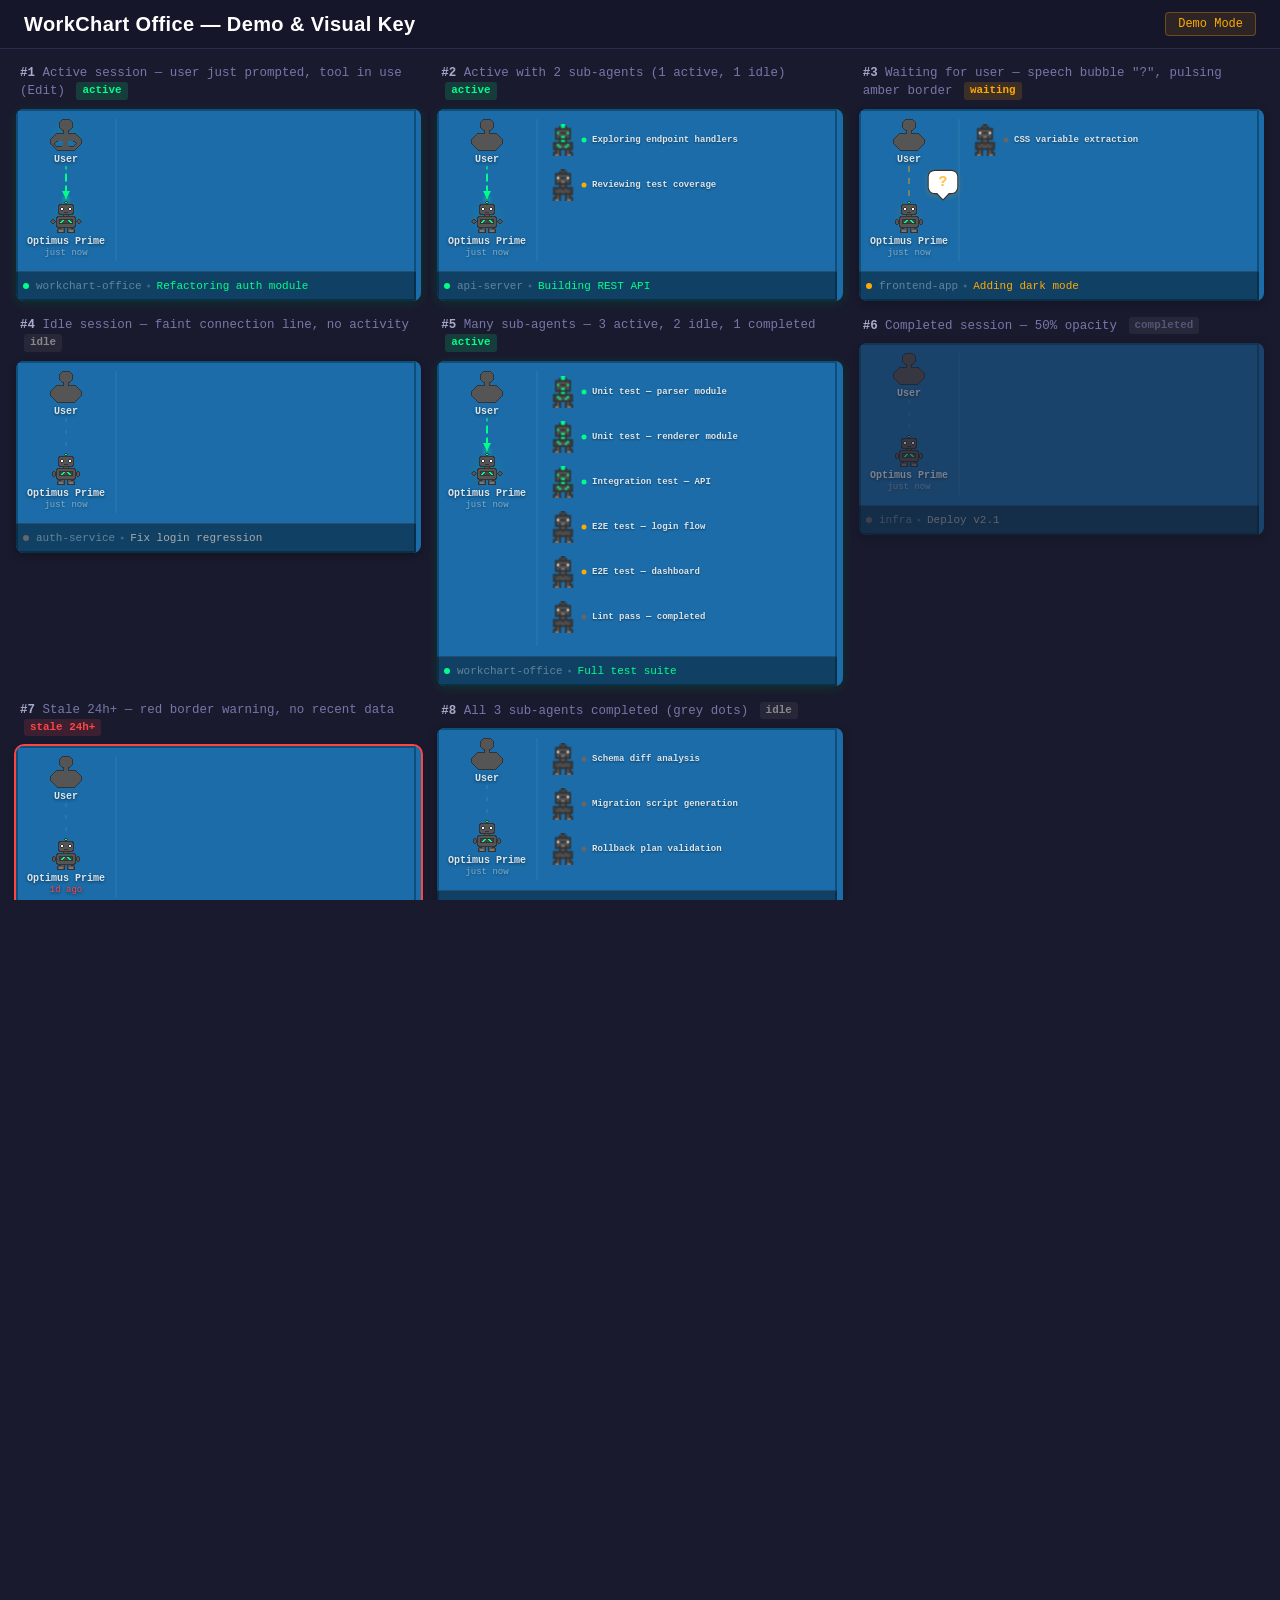
<file: demo.html>
<!DOCTYPE html>
<html lang="en">
<head>
    <meta charset="UTF-8">
    <meta name="viewport" content="width=device-width, initial-scale=1.0">
    <title>WorkChart Office — Demo &amp; Visual Key</title>
    <link rel="stylesheet" href="css/styles.css">
    <style>
        /* ---------- Demo-specific styles ---------- */

        /* Wrapper around each session box with annotation label */
        .demo-box-wrapper {
            display: flex;
            flex-direction: column;
            gap: 8px;
        }

        .demo-box-label {
            font-family: 'Consolas', 'Monaco', 'Courier New', monospace;
            font-size: 0.78rem;
            color: #7777aa;
            padding: 0 4px;
            line-height: 1.4;
        }

        .demo-box-label strong {
            color: #aaaacc;
            font-weight: 600;
        }

        .demo-box-label .demo-tag {
            display: inline-block;
            padding: 1px 6px;
            border-radius: 3px;
            font-size: 0.68rem;
            font-weight: 600;
            margin-left: 4px;
            vertical-align: middle;
        }

        .demo-tag.tag-active {
            background: rgba(0, 255, 136, 0.15);
            color: #00ff88;
        }

        .demo-tag.tag-waiting {
            background: rgba(255, 170, 0, 0.15);
            color: #ffaa00;
        }

        .demo-tag.tag-idle {
            background: rgba(255, 255, 255, 0.06);
            color: #888;
        }

        .demo-tag.tag-completed {
            background: rgba(255, 255, 255, 0.06);
            color: #555577;
        }

        .demo-tag.tag-stale {
            background: rgba(255, 68, 68, 0.15);
            color: #ff4444;
        }

        /* ---------- Legend Section ---------- */
        #legend {
            padding: 24px;
            border-top: 1px solid #2a2a4a;
            background-color: #16162a;
        }

        #legend h2 {
            font-size: 1.1rem;
            font-weight: 600;
            color: #ffffff;
            margin-bottom: 20px;
            letter-spacing: 0.02em;
        }

        .legend-grid {
            display: grid;
            grid-template-columns: repeat(auto-fill, minmax(320px, 1fr));
            gap: 16px;
        }

        .legend-card {
            background-color: #1a1a2e;
            border: 1px solid #2a2a4a;
            border-radius: 8px;
            padding: 16px;
        }

        .legend-card h3 {
            font-family: 'Consolas', 'Monaco', 'Courier New', monospace;
            font-size: 0.85rem;
            font-weight: 600;
            color: #aaaacc;
            margin-bottom: 12px;
        }

        .legend-card p {
            font-size: 0.8rem;
            color: #7777aa;
            line-height: 1.5;
            margin-bottom: 8px;
        }

        .legend-sprites {
            display: flex;
            gap: 20px;
            align-items: center;
            margin-bottom: 8px;
        }

        .legend-sprite-item {
            display: flex;
            flex-direction: column;
            align-items: center;
            gap: 6px;
        }

        .legend-sprite-item canvas {
            image-rendering: pixelated;
            image-rendering: crisp-edges;
        }

        .legend-sprite-item span {
            font-family: 'Consolas', 'Monaco', 'Courier New', monospace;
            font-size: 0.7rem;
            color: #7777aa;
        }

        /* Legend items — dot + label rows */
        .legend-item {
            display: flex;
            align-items: center;
            gap: 10px;
            margin-bottom: 6px;
            font-family: 'Consolas', 'Monaco', 'Courier New', monospace;
            font-size: 0.78rem;
            color: #aaa;
        }

        .legend-dot {
            width: 10px;
            height: 10px;
            border-radius: 50%;
            flex-shrink: 0;
        }

        .legend-swatch {
            width: 32px;
            height: 10px;
            border-radius: 3px;
            flex-shrink: 0;
        }

        .legend-line-sample {
            width: 40px;
            height: 20px;
            flex-shrink: 0;
        }

        .legend-border-sample {
            width: 48px;
            height: 32px;
            border-radius: 6px;
            flex-shrink: 0;
        }

        /* Status bar annotation */
        .legend-status-bar {
            display: flex;
            align-items: center;
            gap: 8px;
            padding: 6px 10px;
            background: rgba(0, 0, 0, 0.4);
            border-radius: 4px;
            font-family: 'Consolas', 'Monaco', 'Courier New', monospace;
            font-size: 0.75rem;
            margin-bottom: 8px;
        }

        .legend-status-bar .sb-dot {
            width: 6px;
            height: 6px;
            border-radius: 50%;
            flex-shrink: 0;
        }

        .legend-status-bar .sb-project {
            color: rgba(255, 255, 255, 0.35);
        }

        .legend-status-bar .sb-sep {
            width: 3px;
            height: 3px;
            border-radius: 50%;
            background: rgba(255, 255, 255, 0.2);
            flex-shrink: 0;
        }

        .legend-status-bar .sb-slug {
            color: #00ff88;
        }

        /* Responsive */
        @media (max-width: 900px) {
            .legend-grid {
                grid-template-columns: 1fr;
            }
        }
    </style>
</head>
<body>
    <header id="app-header" role="banner">
        <h1>WorkChart Office — Demo &amp; Visual Key</h1>
        <nav id="controls" aria-label="Demo controls">
            <span style="
                padding: 4px 12px;
                font-family: 'Consolas', 'Monaco', 'Courier New', monospace;
                font-size: 0.75rem;
                color: #ffaa00;
                background: rgba(255, 170, 0, 0.1);
                border: 1px solid rgba(255, 170, 0, 0.3);
                border-radius: 4px;
            ">Demo Mode</span>
        </nav>
    </header>

    <main id="session-grid" aria-label="Demo session boxes">
        <!-- Populated by script -->
    </main>

    <section id="legend">
        <h2>Visual Key</h2>
        <div class="legend-grid">
            <!-- Card 1: Sprites -->
            <div class="legend-card" id="legend-sprites">
                <h3>Sprites</h3>
                <div class="legend-sprites" id="sprite-canvases">
                    <!-- Filled by script -->
                </div>
                <p>Human (user), Main Agent (Optimus Prime), and Sub-Agent (worker drone). All sprites are programmatic pixel art — no image files.</p>
            </div>

            <!-- Card 2: Sprite Glows -->
            <div class="legend-card">
                <h3>Sprite Glows</h3>
                <div class="legend-item">
                    <div class="legend-swatch" style="background: radial-gradient(circle, rgba(0,255,136,0.3), transparent);"></div>
                    <span>Green glow = actively working</span>
                </div>
                <div class="legend-item">
                    <div class="legend-swatch" style="background: radial-gradient(circle, rgba(255,170,0,0.3), transparent);"></div>
                    <span>Amber glow = waiting for user input</span>
                </div>
                <div class="legend-item">
                    <div class="legend-swatch" style="background: radial-gradient(circle, rgba(255,255,255,0.05), transparent);"></div>
                    <span>No glow = idle</span>
                </div>
            </div>

            <!-- Card 3: Connection Line -->
            <div class="legend-card">
                <h3>Connection Line</h3>
                <p>Vertical line between Human and Agent indicates communication state.</p>
                <div class="legend-item">
                    <canvas class="legend-line-sample" id="line-active" width="40" height="20"></canvas>
                    <span>Active: green dashes + arrowhead (animated)</span>
                </div>
                <div class="legend-item">
                    <canvas class="legend-line-sample" id="line-waiting" width="40" height="20"></canvas>
                    <span>Waiting: pulsing amber dashes</span>
                </div>
                <div class="legend-item">
                    <canvas class="legend-line-sample" id="line-idle" width="40" height="20"></canvas>
                    <span>Idle: faint grey dots</span>
                </div>
            </div>

            <!-- Card 4: Speech Bubble -->
            <div class="legend-card">
                <h3>Speech Bubble</h3>
                <p>A pulsing "?" bubble appears near the agent when it awaits user input. See the <strong>"Adding dark mode"</strong> session box above for a live example.</p>
            </div>

            <!-- Card 5: Sub-Agent Status Dots -->
            <div class="legend-card">
                <h3>Sub-Agent Status Dots</h3>
                <p>Small dots between the sprite and label indicate each sub-agent's state.</p>
                <div class="legend-item">
                    <div class="legend-dot" style="background: #00ff88; box-shadow: 0 0 4px rgba(0,255,136,0.5);"></div>
                    <span>Green = actively working</span>
                </div>
                <div class="legend-item">
                    <div class="legend-dot" style="background: #ffaa00;"></div>
                    <span>Amber = idle / waiting</span>
                </div>
                <div class="legend-item">
                    <div class="legend-dot" style="background: #666666;"></div>
                    <span>Grey = completed</span>
                </div>
            </div>

            <!-- Card 6: Status Bar -->
            <div class="legend-card">
                <h3>Status Bar</h3>
                <p>Bottom bar of each session box. Shows state dot, project label, and session name.</p>
                <div class="legend-status-bar">
                    <div class="sb-dot" style="background: #00ff88;"></div>
                    <span class="sb-project">my-project</span>
                    <div class="sb-sep"></div>
                    <span class="sb-slug" style="color: #00ff88;">Refactoring auth module</span>
                </div>
                <div class="legend-item">
                    <div class="legend-dot" style="background: #00ff88;"></div>
                    <span>Green dot + text = active</span>
                </div>
                <div class="legend-item">
                    <div class="legend-dot" style="background: #ffaa00;"></div>
                    <span>Amber dot + text = waiting</span>
                </div>
                <div class="legend-item">
                    <div class="legend-dot" style="background: #666666;"></div>
                    <span>Grey dot + text = idle</span>
                </div>
            </div>

            <!-- Card 7: Box Border States -->
            <div class="legend-card">
                <h3>Box Border States</h3>
                <div class="legend-item">
                    <div class="legend-border-sample" style="background: #1b6ca8; box-shadow: 0 2px 12px rgba(0,255,136,0.15), 0 2px 8px rgba(0,0,0,0.3);"></div>
                    <span>Green glow = active session</span>
                </div>
                <div class="legend-item">
                    <div class="legend-border-sample" style="background: #1b6ca8; box-shadow: 0 2px 16px rgba(255,170,0,0.25), 0 2px 8px rgba(0,0,0,0.3);"></div>
                    <span>Amber pulse = waiting for user (animated)</span>
                </div>
                <div class="legend-item">
                    <div class="legend-border-sample" style="background: #1b6ca8; box-shadow: 0 0 0 2px #ff4444, 0 2px 8px rgba(0,0,0,0.3);"></div>
                    <span>Red outline = stale 24h+ (no activity)</span>
                </div>
                <div class="legend-item">
                    <div class="legend-border-sample" style="background: #1b6ca8; opacity: 0.5; box-shadow: 0 2px 8px rgba(0,0,0,0.3);"></div>
                    <span>50% opacity = completed session</span>
                </div>
            </div>
        </div>
    </section>

    <footer id="app-footer" role="contentinfo">
        <span id="session-count">8 demo sessions</span>
        <span>Static demo — no server needed</span>
    </footer>

    <!-- Diagnostic: this non-module script runs immediately. If the module
         fails to load (e.g. file:// CORS), this message stays visible. -->
    <script>
        document.getElementById('session-grid').innerHTML =
            '<div class="empty-state" id="demo-loading">' +
            '<div class="empty-title">Loading demo\u2026</div>' +
            '<div class="empty-subtitle">If this message persists, open via ' +
            '<code>http://localhost:3200/demo.html</code> (ES6 modules require HTTP).</div></div>';
    </script>

    <script type="module">
        import { SpriteEngine } from './js/spriteEngine.js';
        import { BoxRenderer } from './js/boxRenderer.js';

        // Remove the loading diagnostic — if we get here, modules loaded OK
        const _loading = document.getElementById('demo-loading');
        if (_loading) _loading.remove();

        try { // Wrap in try/catch to surface any runtime errors visually

        // -------------------------------------------------------------------
        // Initialize sprite engine
        // -------------------------------------------------------------------
        const spriteEngine = new SpriteEngine();
        spriteEngine.init();

        // -------------------------------------------------------------------
        // Mock session factory
        // -------------------------------------------------------------------
        function createMockSession(id, slug, projectLabel, opts = {}) {
            const subAgents = new Map();
            if (opts.subAgents) {
                for (const sa of opts.subAgents) {
                    subAgents.set(sa.id, {
                        state: sa.state,
                        description: sa.description,
                        lastTool: sa.lastTool || null,
                        spawnTime: Date.now() - (sa.ageMs || 0),
                    });
                }
            }
            return {
                sessionId: id,
                slug: slug,
                customTitle: '',
                projectLabel: projectLabel,
                project: projectLabel,
                mainAgent: {
                    state: opts.agentState || 'idle',
                    currentTool: opts.currentTool || null,
                    toolId: null,
                },
                subAgents: subAgents,
                humanActive: opts.humanActive || false,
                isComplete: opts.isComplete || false,
                lastDataTime: opts.lastDataTime || Date.now(),
                dirty: true,
                // Logs (unused by renderer, but present for duck-typing)
                humanLog: [],
                mainAgentLog: [],
                subAgentLogs: new Map(),
            };
        }

        // -------------------------------------------------------------------
        // 8 mock sessions
        // -------------------------------------------------------------------
        const mockSessions = [
            // 1. Active session, user just prompted, tool in use
            createMockSession('demo-01', 'Refactoring auth module', 'workchart-office', {
                agentState: 'active',
                currentTool: 'Edit',
                humanActive: true,
            }),

            // 2. Active with mixed sub-agent states
            createMockSession('demo-02', 'Building REST API', 'api-server', {
                agentState: 'active',
                currentTool: 'Bash',
                subAgents: [
                    { id: 'sa-02a', state: 'active', description: 'Exploring endpoint handlers', lastTool: 'Grep' },
                    { id: 'sa-02b', state: 'idle', description: 'Reviewing test coverage' },
                ],
            }),

            // 3. Waiting for user, speech bubble "?"
            createMockSession('demo-03', 'Adding dark mode', 'frontend-app', {
                agentState: 'waiting',
                subAgents: [
                    { id: 'sa-03a', state: 'completed', description: 'CSS variable extraction' },
                ],
            }),

            // 4. Idle session, no sub-agents
            createMockSession('demo-04', 'Fix login regression', 'auth-service', {
                agentState: 'idle',
            }),

            // 5. Many sub-agents (tall box)
            createMockSession('demo-05', 'Full test suite', 'workchart-office', {
                agentState: 'active',
                currentTool: 'Read',
                subAgents: [
                    { id: 'sa-05a', state: 'active', description: 'Unit test — parser module', lastTool: 'Bash' },
                    { id: 'sa-05b', state: 'active', description: 'Unit test — renderer module', lastTool: 'Read' },
                    { id: 'sa-05c', state: 'active', description: 'Integration test — API', lastTool: 'Bash' },
                    { id: 'sa-05d', state: 'idle', description: 'E2E test — login flow' },
                    { id: 'sa-05e', state: 'idle', description: 'E2E test — dashboard' },
                    { id: 'sa-05f', state: 'completed', description: 'Lint pass — completed' },
                ],
            }),

            // 6. Completed session (50% opacity)
            createMockSession('demo-06', 'Deploy v2.1', 'infra', {
                agentState: 'idle',
                isComplete: true,
            }),

            // 7. Stale 24h+ (red border)
            createMockSession('demo-07', 'Abandoned task', 'misc-tools', {
                agentState: 'idle',
                lastDataTime: Date.now() - (25 * 60 * 60 * 1000), // 25 hours ago
            }),

            // 8. All sub-agents completed (grey dots)
            createMockSession('demo-08', 'Database migration', 'db-service', {
                agentState: 'idle',
                subAgents: [
                    { id: 'sa-08a', state: 'completed', description: 'Schema diff analysis' },
                    { id: 'sa-08b', state: 'completed', description: 'Migration script generation' },
                    { id: 'sa-08c', state: 'completed', description: 'Rollback plan validation' },
                ],
            }),
        ];

        // -------------------------------------------------------------------
        // Annotations for each box
        // -------------------------------------------------------------------
        const annotations = [
            { tag: 'active', tagClass: 'tag-active', desc: 'Active session — user just prompted, tool in use (Edit)' },
            { tag: 'active', tagClass: 'tag-active', desc: 'Active with 2 sub-agents (1 active, 1 idle)' },
            { tag: 'waiting', tagClass: 'tag-waiting', desc: 'Waiting for user — speech bubble "?", pulsing amber border' },
            { tag: 'idle', tagClass: 'tag-idle', desc: 'Idle session — faint connection line, no activity' },
            { tag: 'active', tagClass: 'tag-active', desc: 'Many sub-agents — 3 active, 2 idle, 1 completed' },
            { tag: 'completed', tagClass: 'tag-completed', desc: 'Completed session — 50% opacity' },
            { tag: 'stale 24h+', tagClass: 'tag-stale', desc: 'Stale 24h+ — red border warning, no recent data' },
            { tag: 'idle', tagClass: 'tag-idle', desc: 'All 3 sub-agents completed (grey dots)' },
        ];

        // CSS state classes for each box
        const stateClasses = [
            ['active'],
            ['active'],
            ['waiting'],
            [],
            ['active'],
            ['completed'],
            ['stale-24h'],
            [],
        ];

        // -------------------------------------------------------------------
        // Build DOM
        // -------------------------------------------------------------------
        const grid = document.getElementById('session-grid');
        const entries = [];

        mockSessions.forEach((session, i) => {
            // Wrapper
            const wrapper = document.createElement('div');
            wrapper.className = 'demo-box-wrapper';

            // Annotation label
            const label = document.createElement('div');
            label.className = 'demo-box-label';
            label.innerHTML = `<strong>#${i + 1}</strong> ${annotations[i].desc} <span class="demo-tag ${annotations[i].tagClass}">${annotations[i].tag}</span>`;
            wrapper.appendChild(label);

            // Session box
            const box = document.createElement('div');
            box.className = 'session-box';
            box.dataset.sessionId = session.sessionId;
            for (const cls of stateClasses[i]) {
                box.classList.add(cls);
            }

            // Canvas
            const canvas = document.createElement('canvas');
            box.appendChild(canvas);
            wrapper.appendChild(box);
            grid.appendChild(wrapper);

            // Create renderer
            const renderer = new BoxRenderer(canvas, spriteEngine);
            renderer.showAllSubAgents = true;
            entries.push({ session, renderer });
        });

        // -------------------------------------------------------------------
        // Legend sprite canvases
        // -------------------------------------------------------------------
        const spriteContainer = document.getElementById('sprite-canvases');

        function createLegendSprite(name, state, label, size) {
            const item = document.createElement('div');
            item.className = 'legend-sprite-item';

            const canvas = document.createElement('canvas');
            const displaySize = size * 2;
            canvas.width = displaySize;
            canvas.height = displaySize;
            canvas.style.width = displaySize + 'px';
            canvas.style.height = displaySize + 'px';
            const ctx = canvas.getContext('2d');
            // Draw sprite once at scale that fills the canvas
            const scale = displaySize / (name === 'sub-agent' ? 16 : 32);
            spriteEngine.draw(ctx, name, state, 0, 0, 0, scale);

            item.appendChild(canvas);

            const span = document.createElement('span');
            span.textContent = label;
            item.appendChild(span);

            spriteContainer.appendChild(item);
        }

        createLegendSprite('human', 'active', 'Human (User)', 32);
        createLegendSprite('main-agent', 'active', 'Main Agent', 32);
        createLegendSprite('sub-agent', 'active', 'Sub-Agent', 16);

        // -------------------------------------------------------------------
        // Legend connection line samples
        // -------------------------------------------------------------------
        function drawLineSample(canvasId, style) {
            const canvas = document.getElementById(canvasId);
            const ctx = canvas.getContext('2d');
            ctx.clearRect(0, 0, 40, 20);
            ctx.save();

            if (style === 'active') {
                const grad = ctx.createLinearGradient(0, 10, 40, 10);
                grad.addColorStop(0, 'rgba(0, 255, 136, 0.5)');
                grad.addColorStop(0.3, '#00ff88');
                grad.addColorStop(0.7, '#00ff88');
                grad.addColorStop(1, 'rgba(0, 255, 136, 0.5)');
                ctx.strokeStyle = grad;
                ctx.lineWidth = 2;
                ctx.setLineDash([8, 4]);
            } else if (style === 'waiting') {
                ctx.strokeStyle = 'rgba(255, 170, 0, 0.8)';
                ctx.lineWidth = 2;
                ctx.setLineDash([6, 6]);
            } else {
                ctx.strokeStyle = 'rgba(255, 255, 255, 0.15)';
                ctx.lineWidth = 1;
                ctx.setLineDash([4, 8]);
            }

            ctx.beginPath();
            ctx.moveTo(4, 10);
            ctx.lineTo(36, 10);
            ctx.stroke();

            // Arrowhead for active
            if (style === 'active') {
                ctx.setLineDash([]);
                ctx.fillStyle = '#00ff88';
                ctx.beginPath();
                ctx.moveTo(36, 10);
                ctx.lineTo(28, 6);
                ctx.lineTo(28, 14);
                ctx.closePath();
                ctx.fill();
            }

            ctx.restore();
        }

        drawLineSample('line-active', 'active');
        drawLineSample('line-waiting', 'waiting');
        drawLineSample('line-idle', 'idle');

        // -------------------------------------------------------------------
        // Render loop — static states, animated sprites
        // -------------------------------------------------------------------
        let lastT = performance.now();

        function loop(t) {
            const dt = t - lastT;
            lastT = t;
            for (const { session, renderer } of entries) {
                renderer.render(session, dt);
            }
            requestAnimationFrame(loop);
        }

        requestAnimationFrame(loop);

        // Update footer with actual count
        document.getElementById('session-count').textContent = entries.length + ' demo sessions rendered';

        } catch (err) {
            // Show runtime errors visually on the page
            const grid = document.getElementById('session-grid');
            grid.innerHTML = '<div class="empty-state"><div class="empty-title" style="color:#ff4444;">Demo Error</div>' +
                '<div class="empty-subtitle" style="color:#ff6b6b;">' + err.message + '</div>' +
                '<pre style="color:#888;font-size:0.7rem;margin-top:12px;text-align:left;max-width:600px;overflow:auto;">' +
                err.stack + '</pre></div>';
        }
    </script>
</body>
</html>
</file>
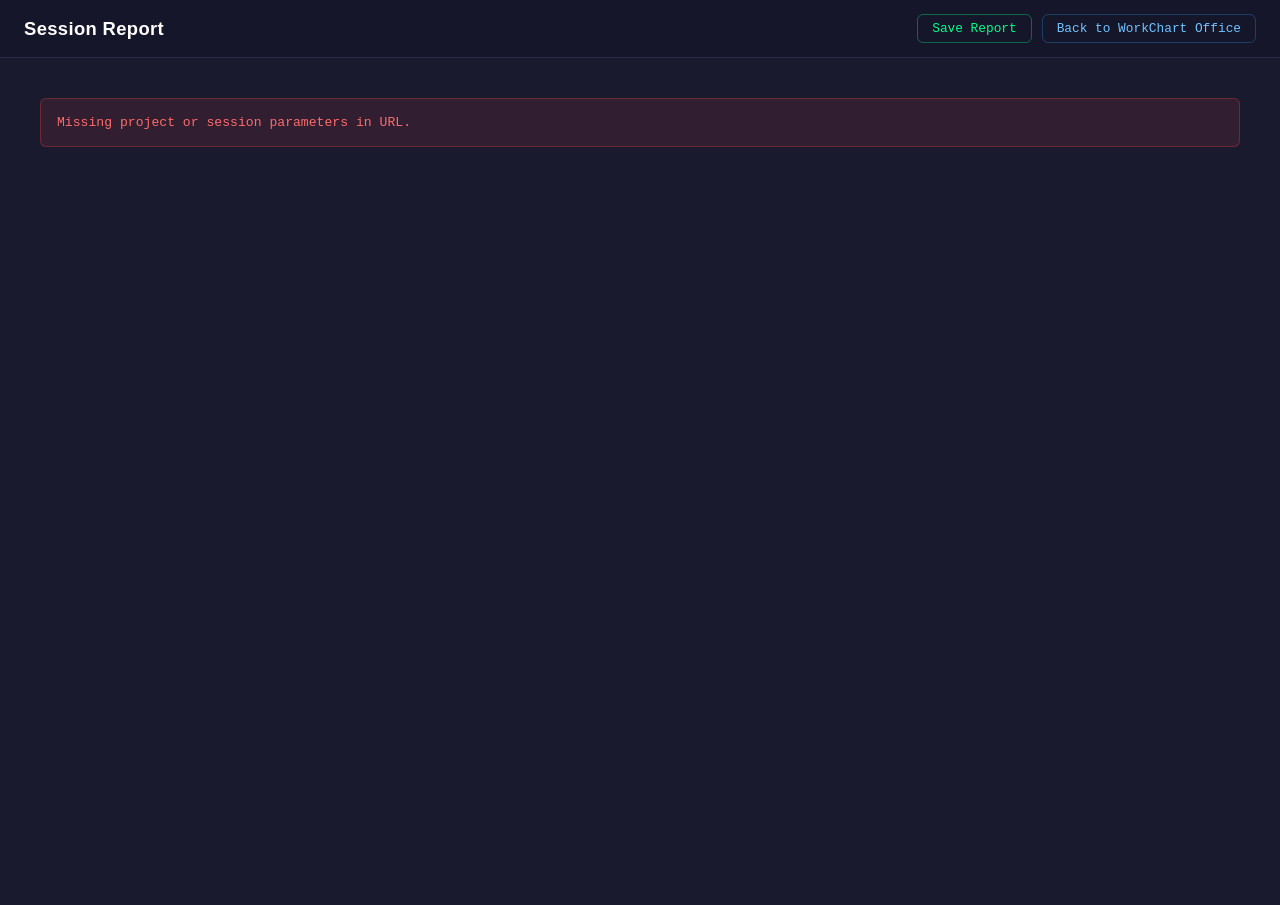
<file: report.html>
<!DOCTYPE html>
<html lang="en">
<head>
    <meta charset="UTF-8">
    <meta name="viewport" content="width=device-width, initial-scale=1.0">
    <title>Session Report — WorkChart Office</title>
    <link rel="stylesheet" href="css/report.css">
</head>
<body>
    <header id="report-header">
        <h1 id="report-title">Session Report</h1>
        <div class="header-actions">
            <button id="save-report-btn" class="save-btn no-export">Save Report</button>
            <a href="/" class="back-link no-export">Back to WorkChart Office</a>
        </div>
    </header>

    <main id="report-main">
        <aside id="left-panel">
            <section id="session-info" class="panel-section">
                <h2 class="section-title">Session Info</h2>
                <div id="session-info-fields" class="field-list">
                    <div class="loading-placeholder">Loading...</div>
                </div>
            </section>

            <section id="agent-catalog" class="panel-section">
                <h2 class="section-title">Agent Catalog</h2>
                <div id="agent-catalog-list">
                    <div class="loading-placeholder">Loading...</div>
                </div>
            </section>
        </aside>

        <div id="right-panel">
            <section id="comparison-section" class="report-section">
                <h2 class="section-title">Human vs AI Comparison</h2>
                <div id="comparison-content">
                    <div class="loading-placeholder">Loading...</div>
                </div>
            </section>

            <section id="executive-summary" class="report-section">
                <h2 class="section-title">Executive Summary</h2>
                <div id="summary-content">
                    <div class="loading-placeholder summary-loading">
                        <div class="loading-dots">
                            <span></span><span></span><span></span>
                        </div>
                        Generating summary...
                    </div>
                </div>
            </section>

            <section id="timeline-section" class="report-section">
                <h2 class="section-title">Timeline</h2>
                <div id="timeline-content">
                    <div class="loading-placeholder">Loading...</div>
                </div>
            </section>
        </div>
    </main>

    <script type="module" src="js/report.js"></script>
</body>
</html>
</file>
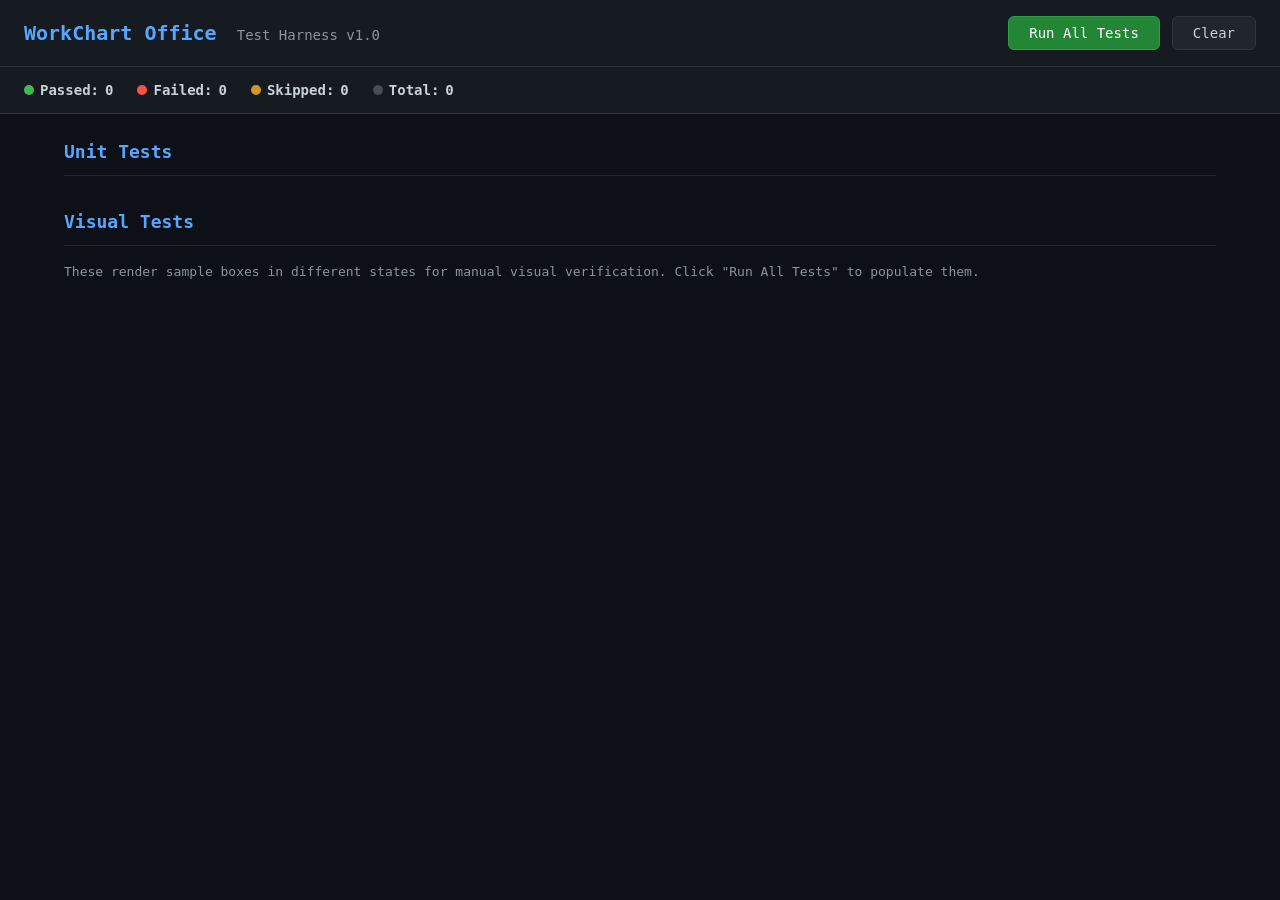
<file: test.html>
<!DOCTYPE html>
<html lang="en">
<head>
    <meta charset="UTF-8">
    <meta name="viewport" content="width=device-width, initial-scale=1.0">
    <title>WorkChart Office - Test Harness</title>
    <style>
        /* ====================================================================
           Dark theme matching the main app
           ==================================================================== */
        * { margin: 0; padding: 0; box-sizing: border-box; }

        body {
            font-family: 'Segoe UI', 'Consolas', monospace;
            background: #0d1117;
            color: #c9d1d9;
            line-height: 1.6;
            padding: 0;
        }

        header {
            background: #161b22;
            border-bottom: 1px solid #30363d;
            padding: 16px 24px;
            display: flex;
            justify-content: space-between;
            align-items: center;
            position: sticky;
            top: 0;
            z-index: 100;
        }

        header h1 {
            font-size: 20px;
            color: #58a6ff;
            font-weight: 600;
        }

        header h1 span {
            color: #8b949e;
            font-weight: 400;
            font-size: 14px;
            margin-left: 8px;
        }

        .header-controls {
            display: flex;
            gap: 12px;
            align-items: center;
        }

        button {
            background: #238636;
            color: #ffffff;
            border: 1px solid #2ea043;
            padding: 8px 20px;
            border-radius: 6px;
            cursor: pointer;
            font-size: 14px;
            font-family: inherit;
            transition: background 0.15s;
        }

        button:hover { background: #2ea043; }
        button:active { background: #1a7f37; }

        button.secondary {
            background: #21262d;
            border-color: #30363d;
            color: #c9d1d9;
        }

        button.secondary:hover { background: #30363d; }

        /* ---- Summary bar ---- */
        #summary-bar {
            background: #161b22;
            border-bottom: 1px solid #30363d;
            padding: 12px 24px;
            display: flex;
            gap: 24px;
            font-size: 14px;
            font-weight: 600;
        }

        #summary-bar .stat {
            display: flex;
            align-items: center;
            gap: 6px;
        }

        .stat .dot {
            width: 10px;
            height: 10px;
            border-radius: 50%;
            display: inline-block;
        }

        .dot.green { background: #3fb950; }
        .dot.red { background: #f85149; }
        .dot.yellow { background: #d29922; }
        .dot.gray { background: #484f58; }

        /* ---- Main layout ---- */
        main {
            max-width: 1200px;
            margin: 0 auto;
            padding: 24px;
        }

        section {
            margin-bottom: 32px;
        }

        section h2 {
            font-size: 18px;
            color: #58a6ff;
            border-bottom: 1px solid #21262d;
            padding-bottom: 8px;
            margin-bottom: 16px;
        }

        /* ---- Test results ---- */
        .test-suite {
            background: #161b22;
            border: 1px solid #30363d;
            border-radius: 8px;
            margin-bottom: 12px;
            overflow: hidden;
        }

        .suite-header {
            padding: 10px 16px;
            background: #1c2128;
            border-bottom: 1px solid #30363d;
            font-weight: 600;
            font-size: 14px;
            cursor: pointer;
            display: flex;
            justify-content: space-between;
            align-items: center;
            user-select: none;
        }

        .suite-header:hover { background: #21262d; }

        .suite-header .suite-status {
            font-size: 12px;
            padding: 2px 8px;
            border-radius: 10px;
            font-weight: 600;
        }

        .suite-header .suite-status.pass { background: #1b4332; color: #3fb950; }
        .suite-header .suite-status.fail { background: #4a1d1d; color: #f85149; }
        .suite-header .suite-status.pending { background: #2d2a1d; color: #d29922; }

        .suite-body {
            padding: 0;
        }

        .test-case {
            padding: 8px 16px 8px 32px;
            border-bottom: 1px solid #21262d;
            font-size: 13px;
            display: flex;
            align-items: flex-start;
            gap: 10px;
        }

        .test-case:last-child { border-bottom: none; }

        .test-case .icon {
            flex-shrink: 0;
            width: 16px;
            text-align: center;
            font-size: 14px;
            line-height: 1.6;
        }

        .test-case.pass .icon { color: #3fb950; }
        .test-case.fail .icon { color: #f85149; }
        .test-case.skip .icon { color: #d29922; }

        .test-case .name { flex: 1; }
        .test-case .detail {
            color: #f85149;
            font-size: 12px;
            margin-top: 4px;
            font-family: 'Consolas', monospace;
            white-space: pre-wrap;
            word-break: break-all;
        }

        /* ---- Visual test section ---- */
        .visual-grid {
            display: grid;
            grid-template-columns: repeat(auto-fill, minmax(420px, 1fr));
            gap: 16px;
        }

        .visual-box {
            background: #161b22;
            border: 1px solid #30363d;
            border-radius: 8px;
            overflow: hidden;
        }

        .visual-box .box-label {
            padding: 8px 12px;
            font-size: 12px;
            color: #8b949e;
            background: #1c2128;
            border-bottom: 1px solid #30363d;
            font-weight: 600;
        }

        .visual-box canvas {
            display: block;
            width: 100%;
            height: auto;
            image-rendering: pixelated;
            image-rendering: crisp-edges;
        }

        /* ---- Collapsed suite body ---- */
        .suite-body.collapsed {
            display: none;
        }

        /* ---- Progress / running indicator ---- */
        .running-indicator {
            display: inline-block;
            width: 14px;
            height: 14px;
            border: 2px solid #30363d;
            border-top-color: #58a6ff;
            border-radius: 50%;
            animation: spin 0.8s linear infinite;
            margin-right: 8px;
            vertical-align: middle;
        }

        @keyframes spin {
            to { transform: rotate(360deg); }
        }

        /* ---- Elapsed time ---- */
        #elapsed-time {
            color: #8b949e;
            font-size: 13px;
        }
    </style>
</head>
<body>

<header>
    <h1>WorkChart Office <span>Test Harness v1.0</span></h1>
    <div class="header-controls">
        <span id="elapsed-time"></span>
        <button id="btn-run-all" onclick="runAllTests()">Run All Tests</button>
        <button class="secondary" onclick="clearResults()">Clear</button>
    </div>
</header>

<div id="summary-bar">
    <div class="stat"><span class="dot green"></span> Passed: <span id="count-pass">0</span></div>
    <div class="stat"><span class="dot red"></span> Failed: <span id="count-fail">0</span></div>
    <div class="stat"><span class="dot yellow"></span> Skipped: <span id="count-skip">0</span></div>
    <div class="stat"><span class="dot gray"></span> Total: <span id="count-total">0</span></div>
</div>

<main>
    <!-- Unit test results -->
    <section id="unit-test-section">
        <h2>Unit Tests</h2>
        <div id="test-results"></div>
    </section>

    <!-- Visual test section -->
    <section id="visual-test-section">
        <h2>Visual Tests</h2>
        <p style="color: #8b949e; margin-bottom: 16px; font-size: 13px;">
            These render sample boxes in different states for manual visual verification.
            Click "Run All Tests" to populate them.
        </p>
        <div class="visual-grid" id="visual-grid"></div>
    </section>
</main>

<script>
// ========================================================================
// MINIMAL TEST FRAMEWORK
// ========================================================================

const TestFramework = (() => {
    let suites = [];
    let currentSuite = null;
    let counts = { pass: 0, fail: 0, skip: 0, total: 0 };

    function describe(name, fn) {
        currentSuite = { name, tests: [], passCount: 0, failCount: 0 };
        suites.push(currentSuite);
        fn();
        currentSuite = null;
    }

    function it(name, fn) {
        if (!currentSuite) throw new Error('it() must be called inside describe()');
        currentSuite.tests.push({ name, fn });
    }

    function assertEqual(actual, expected, message) {
        const actualStr = JSON.stringify(actual);
        const expectedStr = JSON.stringify(expected);
        if (actualStr !== expectedStr) {
            throw new Error(
                (message ? message + ': ' : '') +
                `Expected ${expectedStr}, got ${actualStr}`
            );
        }
    }

    function assertDeepEqual(actual, expected, message) {
        // Deep comparison via JSON serialization
        assertEqual(actual, expected, message);
    }

    function assertNotNull(value, message) {
        if (value === null || value === undefined) {
            throw new Error((message ? message + ': ' : '') + 'Expected non-null value');
        }
    }

    function assertNull(value, message) {
        if (value !== null && value !== undefined) {
            throw new Error(
                (message ? message + ': ' : '') +
                `Expected null, got ${JSON.stringify(value)}`
            );
        }
    }

    function assertTrue(value, message) {
        if (value !== true) {
            throw new Error(
                (message ? message + ': ' : '') +
                `Expected true, got ${JSON.stringify(value)}`
            );
        }
    }

    function assertFalse(value, message) {
        if (value !== false) {
            throw new Error(
                (message ? message + ': ' : '') +
                `Expected false, got ${JSON.stringify(value)}`
            );
        }
    }

    function assertThrows(fn, message) {
        let threw = false;
        try { fn(); } catch (e) { threw = true; }
        if (!threw) {
            throw new Error((message ? message + ': ' : '') + 'Expected function to throw');
        }
    }

    function assertArrayLength(arr, length, message) {
        if (!Array.isArray(arr)) {
            throw new Error((message ? message + ': ' : '') + `Expected array, got ${typeof arr}`);
        }
        if (arr.length !== length) {
            throw new Error(
                (message ? message + ': ' : '') +
                `Expected array length ${length}, got ${arr.length}`
            );
        }
    }

    function assertInstanceOf(value, type, message) {
        if (!(value instanceof type)) {
            throw new Error(
                (message ? message + ': ' : '') +
                `Expected instance of ${type.name}`
            );
        }
    }

    async function runAll() {
        counts = { pass: 0, fail: 0, skip: 0, total: 0 };
        const resultsEl = document.getElementById('test-results');
        resultsEl.innerHTML = '';

        for (const suite of suites) {
            suite.passCount = 0;
            suite.failCount = 0;

            const suiteEl = document.createElement('div');
            suiteEl.className = 'test-suite';

            const headerEl = document.createElement('div');
            headerEl.className = 'suite-header';
            headerEl.innerHTML = `<span>${suite.name}</span><span class="suite-status pending">running...</span>`;
            suiteEl.appendChild(headerEl);

            const bodyEl = document.createElement('div');
            bodyEl.className = 'suite-body';
            suiteEl.appendChild(bodyEl);

            headerEl.addEventListener('click', () => {
                bodyEl.classList.toggle('collapsed');
            });

            resultsEl.appendChild(suiteEl);

            for (const test of suite.tests) {
                counts.total++;
                const testEl = document.createElement('div');
                testEl.className = 'test-case';

                try {
                    // Support async test functions
                    const result = test.fn();
                    if (result && typeof result.then === 'function') {
                        await result;
                    }
                    testEl.classList.add('pass');
                    testEl.innerHTML = `<span class="icon">&#10003;</span><span class="name">${test.name}</span>`;
                    suite.passCount++;
                    counts.pass++;
                } catch (err) {
                    testEl.classList.add('fail');
                    testEl.innerHTML = `
                        <span class="icon">&#10007;</span>
                        <div>
                            <span class="name">${test.name}</span>
                            <div class="detail">${escapeHtml(err.message)}</div>
                        </div>`;
                    suite.failCount++;
                    counts.fail++;
                }

                bodyEl.appendChild(testEl);
            }

            // Update suite header status
            const statusEl = headerEl.querySelector('.suite-status');
            if (suite.failCount > 0) {
                statusEl.className = 'suite-status fail';
                statusEl.textContent = `${suite.failCount} failed, ${suite.passCount} passed`;
            } else {
                statusEl.className = 'suite-status pass';
                statusEl.textContent = `${suite.passCount} passed`;
                bodyEl.classList.add('collapsed');
            }
        }

        // Update summary counts
        document.getElementById('count-pass').textContent = counts.pass;
        document.getElementById('count-fail').textContent = counts.fail;
        document.getElementById('count-skip').textContent = counts.skip;
        document.getElementById('count-total').textContent = counts.total;
    }

    function escapeHtml(str) {
        return str.replace(/&/g, '&amp;').replace(/</g, '&lt;').replace(/>/g, '&gt;');
    }

    function reset() {
        suites = [];
        currentSuite = null;
        counts = { pass: 0, fail: 0, skip: 0, total: 0 };
    }

    return {
        describe, it,
        assertEqual, assertDeepEqual, assertNotNull, assertNull,
        assertTrue, assertFalse, assertThrows, assertArrayLength,
        assertInstanceOf,
        runAll, reset
    };
})();

// Convenience aliases
const { describe, it, assertEqual, assertDeepEqual, assertNotNull, assertNull,
        assertTrue, assertFalse, assertThrows, assertArrayLength } = TestFramework;


// ========================================================================
// MOCK JSONL RECORDS
// Based on DATA_DICTIONARY.md - realistic Claude Code transcript data
// ========================================================================

const MOCK_SESSION_ID = '91059d04-c70c-42da-9af4-fddf34870751';
const MOCK_SESSION_SLUG = 'workchart-office';

const MOCK_RECORDS = {

    // ---- queue-operation: enqueue ----
    ENQUEUE: JSON.stringify({
        type: 'queue-operation',
        operation: 'enqueue',
        timestamp: '2026-03-01T15:17:59.013Z',
        sessionId: MOCK_SESSION_ID
    }),

    // ---- queue-operation: dequeue ----
    DEQUEUE: JSON.stringify({
        type: 'queue-operation',
        operation: 'dequeue',
        timestamp: '2026-03-01T15:45:12.321Z',
        sessionId: MOCK_SESSION_ID
    }),

    // ---- user: text message (array content) ----
    USER_TEXT: JSON.stringify({
        type: 'user',
        parentUuid: '00000000-0000-0000-0000-000000000000',
        uuid: 'a1b2c3d4-e5f6-7890-abcd-ef1234567890',
        timestamp: '2026-03-01T15:18:01.456Z',
        sessionId: MOCK_SESSION_ID,
        version: '2.1.63',
        cwd: 'C:\\mauricesource\\Alpha_Assistant\\src\\workchart_office',
        gitBranch: 'main',
        isSidechain: false,
        slug: MOCK_SESSION_SLUG,
        userType: 'external',
        message: {
            role: 'user',
            content: [
                { type: 'text', text: 'Fix the login bug in auth.js' }
            ]
        }
    }),

    // ---- user: text message (string content) ----
    USER_TEXT_STRING: JSON.stringify({
        type: 'user',
        uuid: 'str-content-uuid',
        timestamp: '2026-03-01T15:18:02.000Z',
        sessionId: MOCK_SESSION_ID,
        slug: MOCK_SESSION_SLUG,
        message: {
            role: 'user',
            content: 'Hello, can you help me?'
        }
    }),

    // ---- user: tool_result ----
    TOOL_RESULT: JSON.stringify({
        type: 'user',
        parentUuid: 'a1b2c3d4-e5f6-7890-abcd-ef1234567890',
        uuid: 'b2c3d4e5-f6a7-8901-bcde-f12345678901',
        timestamp: '2026-03-01T15:18:05.789Z',
        sessionId: MOCK_SESSION_ID,
        slug: MOCK_SESSION_SLUG,
        message: {
            role: 'user',
            content: [
                {
                    type: 'tool_result',
                    tool_use_id: 'toolu_01HqRdp5KMbNP1VmSGCWqkJa',
                    content: [
                        {
                            type: 'text',
                            text: '     1\tconst express = require("express");\n     2\tconst app = express();'
                        }
                    ]
                }
            ]
        }
    }),

    // ---- assistant: single tool_use (Read) ----
    ASSISTANT_SINGLE_TOOL: JSON.stringify({
        type: 'assistant',
        uuid: 'c3d4e5f6-a7b8-9012-cdef-123456789012',
        timestamp: '2026-03-01T15:18:03.123Z',
        sessionId: MOCK_SESSION_ID,
        slug: MOCK_SESSION_SLUG,
        message: {
            role: 'assistant',
            model: 'claude-opus-4-6',
            content: [
                {
                    type: 'tool_use',
                    id: 'toolu_01HqRdp5KMbNP1VmSGCWqkJa',
                    name: 'Read',
                    input: {
                        file_path: '/src/auth.js'
                    }
                }
            ],
            stop_reason: 'tool_use'
        }
    }),

    // ---- assistant: multiple tool_use blocks (Read + Grep) ----
    ASSISTANT_MULTI_TOOL: JSON.stringify({
        type: 'assistant',
        uuid: 'd4e5f6a7-b8c9-0123-defa-234567890123',
        timestamp: '2026-03-01T15:18:06.456Z',
        sessionId: MOCK_SESSION_ID,
        slug: MOCK_SESSION_SLUG,
        message: {
            role: 'assistant',
            model: 'claude-opus-4-6',
            content: [
                {
                    type: 'text',
                    text: 'Let me search for the authentication logic.'
                },
                {
                    type: 'tool_use',
                    id: 'toolu_01XYZ_read',
                    name: 'Read',
                    input: { file_path: '/src/auth.js' }
                },
                {
                    type: 'tool_use',
                    id: 'toolu_01XYZ_grep',
                    name: 'Grep',
                    input: { pattern: 'login', path: '/src/' }
                }
            ],
            stop_reason: 'tool_use'
        }
    }),

    // ---- assistant: Task tool_use (sub-agent spawn) ----
    ASSISTANT_SUBAGENT: JSON.stringify({
        type: 'assistant',
        uuid: 'e5f6a7b8-c9d0-1234-efab-345678901234',
        timestamp: '2026-03-01T15:18:10.789Z',
        sessionId: MOCK_SESSION_ID,
        slug: MOCK_SESSION_SLUG,
        message: {
            role: 'assistant',
            model: 'claude-opus-4-6',
            content: [
                {
                    type: 'text',
                    text: 'I will spawn a sub-agent to fix the tests.'
                },
                {
                    type: 'tool_use',
                    id: 'toolu_01TASK_spawn',
                    name: 'Task',
                    input: {
                        description: 'Fix failing unit tests in auth.test.js',
                        prompt: 'Run the test suite and fix any failing tests.',
                        agentId: 'agent-fix-tests-001'
                    }
                }
            ],
            stop_reason: 'tool_use'
        }
    }),

    // ---- assistant: Agent tool_use (alternate sub-agent spawn) ----
    ASSISTANT_AGENT_SPAWN: JSON.stringify({
        type: 'assistant',
        uuid: 'agent-spawn-uuid-001',
        timestamp: '2026-03-01T15:19:00.000Z',
        sessionId: MOCK_SESSION_ID,
        message: {
            role: 'assistant',
            model: 'claude-opus-4-6',
            content: [
                {
                    type: 'tool_use',
                    id: 'toolu_01AGENT_spawn',
                    name: 'Agent',
                    input: {
                        prompt: 'Refactor the database module for better performance',
                        agentId: 'agent-refactor-db-002'
                    }
                }
            ],
            stop_reason: 'tool_use'
        }
    }),

    // ---- assistant: AskUserQuestion tool_use ----
    ASSISTANT_ASK: JSON.stringify({
        type: 'assistant',
        uuid: 'f6a7b8c9-d0e1-2345-fabc-456789012345',
        timestamp: '2026-03-01T15:18:15.012Z',
        sessionId: MOCK_SESSION_ID,
        slug: MOCK_SESSION_SLUG,
        message: {
            role: 'assistant',
            model: 'claude-opus-4-6',
            content: [
                {
                    type: 'text',
                    text: 'I need to confirm something.'
                },
                {
                    type: 'tool_use',
                    id: 'toolu_01ASK_user',
                    name: 'AskUserQuestion',
                    input: {
                        question: 'Should I also update the test files?'
                    }
                }
            ],
            stop_reason: 'tool_use'
        }
    }),

    // ---- assistant: text only (no tools) ----
    ASSISTANT_TEXT_ONLY: JSON.stringify({
        type: 'assistant',
        uuid: 'text-only-uuid-001',
        timestamp: '2026-03-01T15:18:20.000Z',
        sessionId: MOCK_SESSION_ID,
        message: {
            role: 'assistant',
            model: 'claude-opus-4-6',
            content: [
                {
                    type: 'text',
                    text: 'The login bug has been fixed. The issue was an incorrect password comparison.'
                }
            ],
            stop_reason: 'end_turn'
        }
    }),

    // ---- progress: agent_progress ----
    PROGRESS_AGENT: JSON.stringify({
        type: 'progress',
        timestamp: '2026-03-01T15:18:25.345Z',
        sessionId: MOCK_SESSION_ID,
        parentToolUseID: 'toolu_01TASK_spawn',
        data: {
            type: 'agent_progress',
            agentId: 'agent-fix-tests-001',
            prompt: 'Run the test suite and fix any failing tests.',
            message: {
                role: 'assistant',
                message: {
                    content: [
                        {
                            type: 'tool_use',
                            id: 'toolu_sub_bash_01',
                            name: 'Bash',
                            input: { command: 'npm test' }
                        }
                    ]
                }
            }
        }
    }),

    // ---- progress: agent_progress (no tool_use in message) ----
    PROGRESS_AGENT_NO_TOOL: JSON.stringify({
        type: 'progress',
        timestamp: '2026-03-01T15:18:30.000Z',
        sessionId: MOCK_SESSION_ID,
        data: {
            type: 'agent_progress',
            agentId: 'agent-fix-tests-001',
            message: {
                role: 'assistant',
                message: {
                    content: [
                        { type: 'text', text: 'Tests are passing now.' }
                    ]
                }
            }
        }
    }),

    // ---- progress: hook_progress (ignored by parser) ----
    PROGRESS_HOOK: JSON.stringify({
        type: 'progress',
        timestamp: '2026-03-01T15:18:35.000Z',
        sessionId: MOCK_SESSION_ID,
        data: {
            type: 'hook_progress',
            hookEvent: 'PostToolUse',
            hookName: 'format-on-save'
        }
    }),

    // ---- system: turn_duration ----
    TURN_DURATION: JSON.stringify({
        type: 'system',
        subtype: 'turn_duration',
        durationMs: 15432,
        timestamp: '2026-03-01T15:18:40.678Z',
        isMeta: true
    }),

    // ---- Malformed data ----
    MALFORMED_JSON: 'this is not valid json { broken',
    EMPTY_STRING: '',
    UNKNOWN_TYPE: JSON.stringify({ type: 'unknown-record-type', data: {} }),
    MISSING_MESSAGE: JSON.stringify({ type: 'user' }),
    NULL_CONTENT: JSON.stringify({ type: 'user', message: { role: 'user', content: null } }),
    EMPTY_CONTENT_ARRAY: JSON.stringify({ type: 'assistant', message: { role: 'assistant', content: [] } }),
    EMPTY_CONTENT_STRING: JSON.stringify({ type: 'user', message: { role: 'user', content: '' } }),
    NUMERIC_JSON: '42',
    ARRAY_JSON: '[1, 2, 3]',

    // ---- Unicode content ----
    USER_UNICODE: JSON.stringify({
        type: 'user',
        uuid: 'unicode-uuid',
        sessionId: MOCK_SESSION_ID,
        message: {
            role: 'user',
            content: [{ type: 'text', text: 'Fix the bug in module.ts -- thanks!' }]
        }
    }),
};


// ========================================================================
// TRANSCRIPT PARSER (Module Under Test)
// Implements the parsing logic from TECHNICAL_SPEC.md section 1.4
// ========================================================================

const TranscriptParser = {
    parse(jsonLine) {
        let record;
        try {
            record = JSON.parse(jsonLine);
        } catch {
            return null;
        }

        // Must be an object
        if (record === null || typeof record !== 'object' || Array.isArray(record)) {
            return null;
        }

        // Extract session metadata from any record
        const meta = record.slug
            ? { type: 'SESSION_META', slug: record.slug, sessionId: record.sessionId }
            : null;

        switch (record.type) {
            case 'user': return this.parseUserRecord(record) || meta;
            case 'assistant': return this.parseAssistantRecord(record) || meta;
            case 'progress': return this.parseProgressRecord(record);
            case 'system': return this.parseSystemRecord(record);
            default: return meta;
        }
    },

    parseUserRecord(record) {
        const content = record.message?.content;
        if (!content) return null;

        // Array content
        if (Array.isArray(content)) {
            // Check for tool results
            const toolResult = content.find(b => b.type === 'tool_result');
            if (toolResult) {
                return { type: 'TOOL_END', toolId: toolResult.tool_use_id };
            }
            // Check for text (user prompt)
            const textBlock = content.find(b => b.type === 'text');
            if (textBlock) {
                return { type: 'USER_PROMPT', text: textBlock.text };
            }
        }

        // String content (user prompt)
        if (typeof content === 'string' && content.trim()) {
            return { type: 'USER_PROMPT', text: content };
        }

        return null;
    },

    parseAssistantRecord(record) {
        const content = record.message?.content;
        if (!Array.isArray(content)) return null;

        const events = [];

        for (const block of content) {
            if (block.type === 'tool_use') {
                // Check for AskUserQuestion first (returns immediately)
                if (block.name === 'AskUserQuestion') {
                    return { type: 'ASK_USER', toolId: block.id };
                }

                // Check for sub-agent spawn
                if (block.name === 'Task' || block.name === 'Agent') {
                    const desc = block.input?.description || block.input?.prompt || '';
                    const agentId = block.input?.agentId || block.id;
                    events.push({
                        type: 'SUBAGENT_SPAWN',
                        agentId,
                        description: desc,
                        toolId: block.id
                    });
                }

                // General tool start
                events.push({
                    type: 'TOOL_START',
                    toolName: block.name,
                    toolId: block.id,
                    input: block.input
                });
            }
        }

        return events.length === 1 ? events[0] : events.length > 1 ? events : null;
    },

    parseProgressRecord(record) {
        if (record.data?.type === 'agent_progress') {
            const agentId = record.data.agentId;
            const msg = record.data.message;
            let toolName = null;

            if (msg?.message?.content) {
                const toolUse = (Array.isArray(msg.message.content)
                    ? msg.message.content : []).find(b => b.type === 'tool_use');
                if (toolUse) toolName = toolUse.name;
            }

            return { type: 'SUBAGENT_ACTIVITY', agentId, toolName };
        }
        return null;
    },

    parseSystemRecord(record) {
        if (record.subtype === 'turn_duration') {
            return { type: 'TURN_COMPLETE', durationMs: record.durationMs };
        }
        return null;
    }
};


// ========================================================================
// SESSION STATE (Module Under Test)
// Implements the state management from TECHNICAL_SPEC.md section 1.3
// ========================================================================

class SessionState {
    constructor(sessionId, fileHandle) {
        this.sessionId = sessionId || '';
        this.slug = '';
        this.fileHandle = fileHandle || null;
        this.fileOffset = 0;
        this.dirty = true;

        this.mainAgent = {
            state: 'idle',       // "idle" | "active" | "waiting"
            currentTool: null,   // string | null
            toolId: null,        // string | null
        };

        this.subAgents = new Map();

        this.humanActive = false;
        this.humanActiveTimer = null;

        this.lastUpdate = 0;
        this.isComplete = false;
    }

    handleEvent(event) {
        // Accept arrays of events (multi-tool parse output)
        if (Array.isArray(event)) {
            for (const e of event) {
                this.handleEvent(e);
            }
            return;
        }
        if (!event || !event.type) return;

        // Handle arrays of events (from multi-tool_use parsing)
        if (Array.isArray(event)) {
            for (const e of event) {
                this.handleEvent(e);
            }
            return;
        }

        switch (event.type) {
            case 'USER_PROMPT':
                this.humanActive = true;
                this.mainAgent.state = 'active';
                clearTimeout(this.humanActiveTimer);
                this.humanActiveTimer = setTimeout(() => {
                    this.humanActive = false;
                    this.dirty = true;
                }, 3000);
                break;

            case 'TOOL_START':
                this.mainAgent.state = 'active';
                this.mainAgent.currentTool = event.toolName;
                this.mainAgent.toolId = event.toolId;
                break;

            case 'TOOL_END':
                if (this.mainAgent.toolId === event.toolId) {
                    this.mainAgent.currentTool = null;
                    this.mainAgent.toolId = null;
                }
                break;

            case 'SUBAGENT_SPAWN':
                this.subAgents.set(event.agentId, {
                    state: 'active',
                    description: event.description || '',
                    lastTool: null,
                    spawnTime: Date.now()
                });
                break;

            case 'SUBAGENT_ACTIVITY': {
                const sub = this.subAgents.get(event.agentId);
                if (sub) {
                    sub.state = 'active';
                    sub.lastTool = event.toolName;
                }
                break;
            }

            case 'TURN_COMPLETE':
                this.mainAgent.state = 'idle';
                this.mainAgent.currentTool = null;
                break;

            case 'ASK_USER':
                this.mainAgent.state = 'waiting';
                break;

            case 'SESSION_META':
                if (event.slug) this.slug = event.slug;
                break;
        }

        this.dirty = true;
        this.lastUpdate = Date.now();
    }
}


// ========================================================================
// MINIMAL SPRITE ENGINE (for visual tests)
// Simplified version for testing - programmatic pixel art
// ========================================================================

class SpriteEngine {
    constructor() {
        this.cache = new Map();
        this.animations = new Map();
        this.sprites = {};
    }

    init() {
        // Define sprite pixel data
        this.sprites = {
            // Human sprite: 16x20 pixels, 2 frames
            'human': {
                width: 16, height: 20,
                palette: {
                    1: '#2d2d2d',   // outline
                    2: '#f5c6a0',   // skin
                    3: '#4a90d9',   // shirt
                    4: '#333333',   // hair
                    5: '#3a3a3a',   // pants
                    6: '#8b6914',   // shoes
                },
                frames: {
                    idle: [
                        [
                            [0,0,0,0,0,4,4,4,4,4,4,0,0,0,0,0],
                            [0,0,0,0,4,4,4,4,4,4,4,4,0,0,0,0],
                            [0,0,0,0,4,4,4,4,4,4,4,4,0,0,0,0],
                            [0,0,0,0,1,2,2,2,2,2,2,1,0,0,0,0],
                            [0,0,0,0,2,1,2,2,2,1,2,2,0,0,0,0],
                            [0,0,0,0,2,2,2,1,2,2,2,2,0,0,0,0],
                            [0,0,0,0,0,2,2,2,2,2,0,0,0,0,0,0],
                            [0,0,0,0,0,0,1,1,1,0,0,0,0,0,0,0],
                            [0,0,0,0,3,3,3,3,3,3,3,0,0,0,0,0],
                            [0,0,0,3,3,3,3,3,3,3,3,3,0,0,0,0],
                            [0,0,0,3,3,3,3,3,3,3,3,3,0,0,0,0],
                            [0,0,2,2,3,3,3,3,3,3,3,2,2,0,0,0],
                            [0,0,0,2,3,3,3,3,3,3,3,2,0,0,0,0],
                            [0,0,0,0,3,3,3,3,3,3,3,0,0,0,0,0],
                            [0,0,0,0,5,5,5,5,5,5,5,0,0,0,0,0],
                            [0,0,0,0,5,5,5,5,5,5,5,0,0,0,0,0],
                            [0,0,0,0,5,5,5,0,5,5,5,0,0,0,0,0],
                            [0,0,0,0,5,5,5,0,5,5,5,0,0,0,0,0],
                            [0,0,0,0,6,6,6,0,6,6,6,0,0,0,0,0],
                            [0,0,0,0,6,6,6,0,6,6,6,0,0,0,0,0],
                        ]
                    ],
                    active: [
                        [
                            [0,0,0,0,0,4,4,4,4,4,4,0,0,0,0,0],
                            [0,0,0,0,4,4,4,4,4,4,4,4,0,0,0,0],
                            [0,0,0,0,4,4,4,4,4,4,4,4,0,0,0,0],
                            [0,0,0,0,1,2,2,2,2,2,2,1,0,0,0,0],
                            [0,0,0,0,2,1,2,2,2,1,2,2,0,0,0,0],
                            [0,0,0,0,2,2,2,1,2,2,2,2,0,0,0,0],
                            [0,0,0,0,0,2,2,2,2,2,0,0,0,0,0,0],
                            [0,0,0,0,0,0,1,1,1,0,0,0,0,0,0,0],
                            [0,0,0,0,3,3,3,3,3,3,3,0,0,0,0,0],
                            [0,0,0,3,3,3,3,3,3,3,3,3,0,0,0,0],
                            [0,0,0,3,3,3,3,3,3,3,3,3,0,0,0,0],
                            [0,2,2,2,3,3,3,3,3,3,3,0,0,0,0,0],
                            [0,0,0,2,3,3,3,3,3,3,3,0,2,2,0,0],
                            [0,0,0,0,3,3,3,3,3,3,3,0,0,0,0,0],
                            [0,0,0,0,5,5,5,5,5,5,5,0,0,0,0,0],
                            [0,0,0,0,5,5,5,5,5,5,5,0,0,0,0,0],
                            [0,0,0,0,5,5,5,0,5,5,5,0,0,0,0,0],
                            [0,0,0,0,5,5,5,0,5,5,5,0,0,0,0,0],
                            [0,0,0,0,6,6,6,0,6,6,6,0,0,0,0,0],
                            [0,0,0,0,6,6,6,0,6,6,6,0,0,0,0,0],
                        ],
                        [
                            [0,0,0,0,0,4,4,4,4,4,4,0,0,0,0,0],
                            [0,0,0,0,4,4,4,4,4,4,4,4,0,0,0,0],
                            [0,0,0,0,4,4,4,4,4,4,4,4,0,0,0,0],
                            [0,0,0,0,1,2,2,2,2,2,2,1,0,0,0,0],
                            [0,0,0,0,2,1,2,2,2,1,2,2,0,0,0,0],
                            [0,0,0,0,2,2,2,1,2,2,2,2,0,0,0,0],
                            [0,0,0,0,0,2,2,2,2,2,0,0,0,0,0,0],
                            [0,0,0,0,0,0,1,1,1,0,0,0,0,0,0,0],
                            [0,0,0,0,3,3,3,3,3,3,3,0,0,0,0,0],
                            [0,0,0,3,3,3,3,3,3,3,3,3,0,0,0,0],
                            [0,0,0,3,3,3,3,3,3,3,3,3,0,0,0,0],
                            [0,0,0,0,3,3,3,3,3,3,3,2,2,2,0,0],
                            [0,2,2,0,3,3,3,3,3,3,3,2,0,0,0,0],
                            [0,0,0,0,3,3,3,3,3,3,3,0,0,0,0,0],
                            [0,0,0,0,5,5,5,5,5,5,5,0,0,0,0,0],
                            [0,0,0,0,5,5,5,5,5,5,5,0,0,0,0,0],
                            [0,0,0,0,5,5,5,0,5,5,5,0,0,0,0,0],
                            [0,0,0,0,5,5,5,0,5,5,5,0,0,0,0,0],
                            [0,0,0,0,6,6,6,0,6,6,6,0,0,0,0,0],
                            [0,0,0,0,6,6,6,0,6,6,6,0,0,0,0,0],
                        ]
                    ]
                }
            },

            // Main agent (robot) sprite: 16x20 pixels
            'main-agent': {
                width: 16, height: 20,
                palette: {
                    1: '#1a1a2e',   // outline
                    2: '#4a4a6a',   // body
                    3: '#00ff88',   // eyes/circuit glow
                    4: '#3a3a5a',   // body dark
                    5: '#2a2a4a',   // legs
                    6: '#555577',   // feet
                    7: '#ff4444',   // antenna
                },
                frames: {
                    idle: [
                        [
                            [0,0,0,0,0,0,0,7,7,0,0,0,0,0,0,0],
                            [0,0,0,0,0,0,0,1,1,0,0,0,0,0,0,0],
                            [0,0,0,0,1,1,1,1,1,1,1,1,0,0,0,0],
                            [0,0,0,1,2,2,2,2,2,2,2,2,1,0,0,0],
                            [0,0,0,1,2,3,3,2,2,3,3,2,1,0,0,0],
                            [0,0,0,1,2,3,3,2,2,3,3,2,1,0,0,0],
                            [0,0,0,1,2,2,2,2,2,2,2,2,1,0,0,0],
                            [0,0,0,0,1,2,2,3,2,2,2,1,0,0,0,0],
                            [0,0,0,0,0,1,1,1,1,1,0,0,0,0,0,0],
                            [0,0,0,0,1,4,4,4,4,4,1,0,0,0,0,0],
                            [0,0,0,1,4,4,3,4,4,4,4,1,0,0,0,0],
                            [0,0,1,1,4,4,4,4,4,4,4,1,1,0,0,0],
                            [0,0,6,1,4,4,4,4,4,4,4,1,6,0,0,0],
                            [0,0,0,1,4,4,4,4,4,4,4,1,0,0,0,0],
                            [0,0,0,0,1,4,4,4,4,4,1,0,0,0,0,0],
                            [0,0,0,0,1,5,5,5,5,5,1,0,0,0,0,0],
                            [0,0,0,0,1,5,5,0,5,5,1,0,0,0,0,0],
                            [0,0,0,0,5,5,5,0,5,5,5,0,0,0,0,0],
                            [0,0,0,0,6,6,6,0,6,6,6,0,0,0,0,0],
                            [0,0,0,6,6,6,6,0,6,6,6,6,0,0,0,0],
                        ]
                    ],
                    active: [
                        [
                            [0,0,0,0,0,0,7,7,0,0,0,0,0,0,0,0],
                            [0,0,0,0,0,0,0,1,1,0,0,0,0,0,0,0],
                            [0,0,0,0,1,1,1,1,1,1,1,1,0,0,0,0],
                            [0,0,0,1,2,2,2,2,2,2,2,2,1,0,0,0],
                            [0,0,0,1,2,3,3,2,2,3,3,2,1,0,0,0],
                            [0,0,0,1,2,3,3,2,2,3,3,2,1,0,0,0],
                            [0,0,0,1,2,2,2,2,2,2,2,2,1,0,0,0],
                            [0,0,0,0,1,2,2,3,3,2,2,1,0,0,0,0],
                            [0,0,0,0,0,1,1,1,1,1,0,0,0,0,0,0],
                            [0,0,0,0,1,4,4,4,4,4,1,0,0,0,0,0],
                            [0,0,0,1,4,3,4,4,3,4,4,1,0,0,0,0],
                            [0,0,1,1,4,4,4,4,4,4,4,1,1,0,0,0],
                            [0,6,6,1,4,4,4,4,4,4,4,1,0,0,0,0],
                            [0,0,0,1,4,4,4,4,4,4,4,1,6,6,0,0],
                            [0,0,0,0,1,4,4,4,4,4,1,0,0,0,0,0],
                            [0,0,0,0,1,5,5,5,5,5,1,0,0,0,0,0],
                            [0,0,0,0,1,5,5,0,5,5,1,0,0,0,0,0],
                            [0,0,0,0,5,5,5,0,5,5,5,0,0,0,0,0],
                            [0,0,0,0,6,6,6,0,6,6,6,0,0,0,0,0],
                            [0,0,0,6,6,6,6,0,6,6,6,6,0,0,0,0],
                        ],
                        [
                            [0,0,0,0,0,0,0,0,7,7,0,0,0,0,0,0],
                            [0,0,0,0,0,0,0,1,1,0,0,0,0,0,0,0],
                            [0,0,0,0,1,1,1,1,1,1,1,1,0,0,0,0],
                            [0,0,0,1,2,2,2,2,2,2,2,2,1,0,0,0],
                            [0,0,0,1,2,3,3,2,2,3,3,2,1,0,0,0],
                            [0,0,0,1,2,3,3,2,2,3,3,2,1,0,0,0],
                            [0,0,0,1,2,2,2,2,2,2,2,2,1,0,0,0],
                            [0,0,0,0,1,2,2,3,3,2,2,1,0,0,0,0],
                            [0,0,0,0,0,1,1,1,1,1,0,0,0,0,0,0],
                            [0,0,0,0,1,4,4,4,4,4,1,0,0,0,0,0],
                            [0,0,0,1,4,4,3,4,4,3,4,1,0,0,0,0],
                            [0,0,1,1,4,4,4,4,4,4,4,1,1,0,0,0],
                            [0,0,0,1,4,4,4,4,4,4,4,1,6,6,0,0],
                            [0,6,6,1,4,4,4,4,4,4,4,1,0,0,0,0],
                            [0,0,0,0,1,4,4,4,4,4,1,0,0,0,0,0],
                            [0,0,0,0,1,5,5,5,5,5,1,0,0,0,0,0],
                            [0,0,0,0,1,5,5,0,5,5,1,0,0,0,0,0],
                            [0,0,0,0,5,5,5,0,5,5,5,0,0,0,0,0],
                            [0,0,0,0,6,6,6,0,6,6,6,0,0,0,0,0],
                            [0,0,0,6,6,6,6,0,6,6,6,6,0,0,0,0],
                        ]
                    ]
                }
            },

            // Sub-agent (brain) sprite: 12x12 pixels
            'sub-agent': {
                width: 12, height: 12,
                palette: {
                    1: '#333333',   // outline
                    2: '#555555',   // fill
                    3: '#00ff88',   // circuit accent
                    4: '#444444',   // shadow
                },
                frames: {
                    idle: [
                        [
                            [0,0,0,1,1,1,1,1,1,0,0,0],
                            [0,0,1,2,2,2,2,2,2,1,0,0],
                            [0,1,2,3,2,2,2,2,3,2,1,0],
                            [1,2,2,2,2,2,2,2,2,2,2,1],
                            [1,2,3,2,2,3,3,2,2,3,2,1],
                            [1,2,2,2,2,2,2,2,2,2,2,1],
                            [1,2,2,3,2,2,2,2,3,2,2,1],
                            [0,1,2,2,2,2,2,2,2,2,1,0],
                            [0,0,1,2,2,2,2,2,2,1,0,0],
                            [0,0,0,1,4,4,4,4,1,0,0,0],
                            [0,0,0,0,1,4,4,1,0,0,0,0],
                            [0,0,0,0,0,1,1,0,0,0,0,0],
                        ]
                    ],
                    active: [
                        [
                            [0,0,0,1,1,1,1,1,1,0,0,0],
                            [0,0,1,2,2,2,2,2,2,1,0,0],
                            [0,1,2,3,2,2,2,2,3,2,1,0],
                            [1,2,2,2,3,2,2,3,2,2,2,1],
                            [1,2,3,2,2,3,3,2,2,3,2,1],
                            [1,2,2,3,2,2,2,2,3,2,2,1],
                            [1,2,2,2,2,3,3,2,2,2,2,1],
                            [0,1,2,2,3,2,2,3,2,2,1,0],
                            [0,0,1,2,2,2,2,2,2,1,0,0],
                            [0,0,0,1,4,4,4,4,1,0,0,0],
                            [0,0,0,0,1,4,4,1,0,0,0,0],
                            [0,0,0,0,0,1,1,0,0,0,0,0],
                        ],
                        [
                            [0,0,0,1,1,1,1,1,1,0,0,0],
                            [0,0,1,2,2,3,3,2,2,1,0,0],
                            [0,1,2,2,2,2,2,2,2,2,1,0],
                            [1,2,3,2,2,3,3,2,2,3,2,1],
                            [1,2,2,2,3,2,2,3,2,2,2,1],
                            [1,2,2,3,2,2,2,2,3,2,2,1],
                            [1,2,3,2,2,2,2,2,2,3,2,1],
                            [0,1,2,2,2,3,3,2,2,2,1,0],
                            [0,0,1,2,2,2,2,2,2,1,0,0],
                            [0,0,0,1,4,4,4,4,1,0,0,0],
                            [0,0,0,0,1,4,4,1,0,0,0,0],
                            [0,0,0,0,0,1,1,0,0,0,0,0],
                        ]
                    ]
                }
            }
        };

        // Pre-render all sprites to offscreen canvases
        for (const [spriteName, sprite] of Object.entries(this.sprites)) {
            for (const [state, frames] of Object.entries(sprite.frames)) {
                frames.forEach((frame, i) => {
                    const canvas = document.createElement('canvas');
                    canvas.width = sprite.width;
                    canvas.height = sprite.height;
                    const ctx = canvas.getContext('2d');
                    this.renderPixelData(ctx, frame, sprite.palette);
                    this.cache.set(`${spriteName}-${state}-${i}`, canvas);
                });
            }
        }
    }

    renderPixelData(ctx, frame, palette) {
        for (let y = 0; y < frame.length; y++) {
            for (let x = 0; x < frame[y].length; x++) {
                const idx = frame[y][x];
                if (idx === 0) continue; // transparent
                ctx.fillStyle = palette[idx];
                ctx.fillRect(x, y, 1, 1);
            }
        }
    }

    getFrameCount(spriteName, animState) {
        const sprite = this.sprites[spriteName];
        if (!sprite || !sprite.frames[animState]) return 1;
        return sprite.frames[animState].length;
    }

    getFrameDuration(spriteName) {
        return 500; // 500ms per frame
    }

    draw(ctx, spriteName, animState, x, y, dt) {
        const key = `${spriteName}-${animState}`;
        let anim = this.animations.get(key);
        if (!anim) {
            anim = { frame: 0, elapsed: 0 };
            this.animations.set(key, anim);
        }

        anim.elapsed += dt;
        const frameDuration = this.getFrameDuration(spriteName);
        if (anim.elapsed >= frameDuration) {
            const frameCount = this.getFrameCount(spriteName, animState);
            anim.frame = (anim.frame + 1) % frameCount;
            anim.elapsed = 0;
        }

        const cached = this.cache.get(`${key}-${anim.frame}`);
        if (cached) {
            // Draw at 2x scale for pixel art crispness
            ctx.imageSmoothingEnabled = false;
            ctx.drawImage(cached, x, y, cached.width * 2, cached.height * 2);
        }
    }
}


// ========================================================================
// MINIMAL BOX RENDERER (for visual tests)
// Implements the rendering from TECHNICAL_SPEC.md section 1.5
// ========================================================================

class BoxRenderer {
    constructor(canvas, spriteEngine) {
        this.canvas = canvas;
        this.spriteEngine = spriteEngine;
        this.setupCanvas();
    }

    setupCanvas() {
        const dpr = window.devicePixelRatio || 1;
        this.canvas.width = 400 * dpr;
        this.canvas.height = 250 * dpr;
        this.canvas.style.width = '400px';
        this.canvas.style.height = '250px';
        const ctx = this.canvas.getContext('2d');
        ctx.scale(dpr, dpr);
    }

    render(session, dt) {
        const ctx = this.canvas.getContext('2d');

        // Reset transform for clearing
        const dpr = window.devicePixelRatio || 1;
        ctx.setTransform(dpr, 0, 0, dpr, 0, 0);

        // 1. Clear and fill background
        ctx.fillStyle = '#1b6ca8';
        ctx.fillRect(0, 0, 400, 250);

        // 2. Draw border
        ctx.strokeStyle = '#0d4f7a';
        ctx.lineWidth = 2;
        ctx.strokeRect(1, 1, 398, 248);

        // 3. Draw human sprite (top-left)
        const humanFrame = session.humanActive ? 'active' : 'idle';
        this.spriteEngine.draw(ctx, 'human', humanFrame, 30, 15, dt);

        // 4. Draw main agent sprite (top-right)
        const agentFrame = session.mainAgent.state === 'active' ? 'active' : 'idle';
        this.spriteEngine.draw(ctx, 'main-agent', agentFrame, 280, 15, dt);

        // 5. Draw connection indicator
        this.drawConnection(ctx, session.mainAgent.state);

        // 6. Draw sub-agents (bottom row)
        let x = 20;
        const y = 140;
        for (const [agentId, sub] of session.subAgents) {
            const frame = sub.state === 'active' ? 'active' : 'idle';
            this.spriteEngine.draw(ctx, 'sub-agent', frame, x, y, dt);
            x += 50;
            if (x > 370) break;
        }

        // 7. Draw speech bubble if waiting
        if (session.mainAgent.state === 'waiting') {
            this.drawSpeechBubble(ctx, 280, 5, '?');
        }

        // 8. Draw status bar
        this.drawStatusBar(ctx, session);
    }

    drawConnection(ctx, state) {
        ctx.save();
        ctx.strokeStyle = state === 'active' ? '#00ff88' : '#4a6a7a';
        ctx.lineWidth = state === 'active' ? 2 : 1;
        ctx.setLineDash(state === 'active' ? [] : [4, 4]);
        ctx.beginPath();
        ctx.moveTo(75, 35);
        ctx.lineTo(278, 35);
        ctx.stroke();
        ctx.restore();
    }

    drawSpeechBubble(ctx, x, y, text) {
        ctx.save();
        // Bubble body
        ctx.fillStyle = '#ffffff';
        ctx.beginPath();
        ctx.roundRect(x - 5, y - 5, 30, 22, 4);
        ctx.fill();
        ctx.strokeStyle = '#333333';
        ctx.lineWidth = 1;
        ctx.stroke();

        // Bubble tail
        ctx.fillStyle = '#ffffff';
        ctx.beginPath();
        ctx.moveTo(x + 5, y + 17);
        ctx.lineTo(x + 10, y + 24);
        ctx.lineTo(x + 15, y + 17);
        ctx.fill();

        // Text
        ctx.fillStyle = '#333333';
        ctx.font = 'bold 14px monospace';
        ctx.fillText(text, x + 5, y + 12);
        ctx.restore();
    }

    drawStatusBar(ctx, session) {
        ctx.fillStyle = 'rgba(0, 0, 0, 0.4)';
        ctx.fillRect(0, 220, 400, 30);

        ctx.fillStyle = '#ffffff';
        ctx.font = '11px monospace';

        const slug = session.slug || session.sessionId.substring(0, 8);
        const tool = session.mainAgent.currentTool
            ? `Using ${session.mainAgent.currentTool}`
            : session.mainAgent.state;
        const subs = session.subAgents.size;

        ctx.fillText(`${slug} | ${tool} | ${subs} sub-agent(s)`, 10, 238);
    }
}


// ========================================================================
// TEST SUITES
// ========================================================================

// -------------------------------------------------------------------
// TranscriptParser Tests
// -------------------------------------------------------------------

describe('TranscriptParser - Record Type Parsing', () => {

    it('TP.PARSE.01: Parse user text message (array content)', () => {
        const event = TranscriptParser.parse(MOCK_RECORDS.USER_TEXT);
        assertNotNull(event, 'event should not be null');
        assertEqual(event.type, 'USER_PROMPT');
        assertEqual(event.text, 'Fix the login bug in auth.js');
    });

    it('TP.PARSE.02: Parse user text message (string content)', () => {
        const event = TranscriptParser.parse(MOCK_RECORDS.USER_TEXT_STRING);
        assertNotNull(event, 'event should not be null');
        assertEqual(event.type, 'USER_PROMPT');
        assertEqual(event.text, 'Hello, can you help me?');
    });

    it('TP.PARSE.03: Parse user tool_result', () => {
        const event = TranscriptParser.parse(MOCK_RECORDS.TOOL_RESULT);
        assertNotNull(event, 'event should not be null');
        assertEqual(event.type, 'TOOL_END');
        assertEqual(event.toolId, 'toolu_01HqRdp5KMbNP1VmSGCWqkJa');
    });

    it('TP.PARSE.04: Parse assistant text-only response (no tool_use)', () => {
        const event = TranscriptParser.parse(MOCK_RECORDS.ASSISTANT_TEXT_ONLY);
        // Text-only assistant records produce no TOOL_START event.
        // They may produce a SESSION_META if slug is present, or null.
        // This record has no slug, so should be null.
        assertNull(event, 'text-only assistant with no slug should return null');
    });

    it('TP.PARSE.05: Parse assistant single tool_use (Read)', () => {
        const event = TranscriptParser.parse(MOCK_RECORDS.ASSISTANT_SINGLE_TOOL);
        assertNotNull(event, 'event should not be null');
        assertEqual(event.type, 'TOOL_START');
        assertEqual(event.toolName, 'Read');
        assertEqual(event.toolId, 'toolu_01HqRdp5KMbNP1VmSGCWqkJa');
        assertNotNull(event.input, 'input should be present');
        assertEqual(event.input.file_path, '/src/auth.js');
    });

    it('TP.PARSE.06: Parse assistant multiple tool_use blocks (Read + Grep)', () => {
        const result = TranscriptParser.parse(MOCK_RECORDS.ASSISTANT_MULTI_TOOL);
        assertNotNull(result, 'result should not be null');
        assertTrue(Array.isArray(result), 'multi-tool result should be an array');
        assertEqual(result.length, 2);
        assertEqual(result[0].type, 'TOOL_START');
        assertEqual(result[0].toolName, 'Read');
        assertEqual(result[1].type, 'TOOL_START');
        assertEqual(result[1].toolName, 'Grep');
    });

    it('TP.PARSE.07: Parse progress agent_progress (with tool_use)', () => {
        const event = TranscriptParser.parse(MOCK_RECORDS.PROGRESS_AGENT);
        assertNotNull(event, 'event should not be null');
        assertEqual(event.type, 'SUBAGENT_ACTIVITY');
        assertEqual(event.agentId, 'agent-fix-tests-001');
        assertEqual(event.toolName, 'Bash');
    });

    it('TP.PARSE.08: Parse system turn_duration', () => {
        const event = TranscriptParser.parse(MOCK_RECORDS.TURN_DURATION);
        assertNotNull(event, 'event should not be null');
        assertEqual(event.type, 'TURN_COMPLETE');
        assertEqual(event.durationMs, 15432);
    });

    it('TP.PARSE.09: Parse queue-operation enqueue (returns null or meta)', () => {
        const event = TranscriptParser.parse(MOCK_RECORDS.ENQUEUE);
        // queue-operation has no slug in our mock, so should return null
        assertNull(event, 'enqueue with no slug should return null');
    });

    it('TP.PARSE.10: Parse AskUserQuestion tool_use', () => {
        const event = TranscriptParser.parse(MOCK_RECORDS.ASSISTANT_ASK);
        assertNotNull(event, 'event should not be null');
        assertEqual(event.type, 'ASK_USER');
        assertEqual(event.toolId, 'toolu_01ASK_user');
    });
});

describe('TranscriptParser - Malformed / Invalid Input', () => {

    it('TP.PARSE.11: Invalid JSON string returns null', () => {
        const event = TranscriptParser.parse(MOCK_RECORDS.MALFORMED_JSON);
        assertNull(event);
    });

    it('TP.PARSE.12: Empty string returns null', () => {
        const event = TranscriptParser.parse(MOCK_RECORDS.EMPTY_STRING);
        assertNull(event);
    });

    it('TP.PARSE.13: Valid JSON but unknown type returns null', () => {
        const event = TranscriptParser.parse(MOCK_RECORDS.UNKNOWN_TYPE);
        assertNull(event);
    });

    it('TP.PARSE.14: Missing message field on user record returns null', () => {
        const event = TranscriptParser.parse(MOCK_RECORDS.MISSING_MESSAGE);
        assertNull(event);
    });

    it('TP.PARSE.15: Missing content field on assistant record returns null', () => {
        const record = JSON.stringify({
            type: 'assistant',
            message: { role: 'assistant' }
        });
        const event = TranscriptParser.parse(record);
        assertNull(event);
    });

    it('TP.PARSE.16: Content is null returns null', () => {
        const event = TranscriptParser.parse(MOCK_RECORDS.NULL_CONTENT);
        assertNull(event);
    });

    it('TP.PARSE.17: Content is empty array returns null', () => {
        const event = TranscriptParser.parse(MOCK_RECORDS.EMPTY_CONTENT_ARRAY);
        assertNull(event);
    });

    it('TP.PARSE.18: Content is empty string returns null', () => {
        const event = TranscriptParser.parse(MOCK_RECORDS.EMPTY_CONTENT_STRING);
        assertNull(event);
    });

    it('TP.PARSE.19: Numeric JSON returns null', () => {
        const event = TranscriptParser.parse(MOCK_RECORDS.NUMERIC_JSON);
        assertNull(event);
    });

    it('TP.PARSE.20: Array JSON returns null', () => {
        const event = TranscriptParser.parse(MOCK_RECORDS.ARRAY_JSON);
        assertNull(event);
    });
});

describe('TranscriptParser - Multi-tool_use Records', () => {

    it('TP.PARSE.21: Two tool_use blocks returns array of two TOOL_START events', () => {
        const result = TranscriptParser.parse(MOCK_RECORDS.ASSISTANT_MULTI_TOOL);
        assertTrue(Array.isArray(result), 'should be an array');
        assertEqual(result.length, 2);
        assertEqual(result[0].type, 'TOOL_START');
        assertEqual(result[0].toolName, 'Read');
        assertEqual(result[0].toolId, 'toolu_01XYZ_read');
        assertEqual(result[1].type, 'TOOL_START');
        assertEqual(result[1].toolName, 'Grep');
        assertEqual(result[1].toolId, 'toolu_01XYZ_grep');
    });

    it('TP.PARSE.22: Three tool_use blocks returns array of three events', () => {
        const record = JSON.stringify({
            type: 'assistant',
            message: {
                role: 'assistant',
                content: [
                    { type: 'tool_use', id: 't1', name: 'Read', input: {} },
                    { type: 'tool_use', id: 't2', name: 'Grep', input: {} },
                    { type: 'tool_use', id: 't3', name: 'Bash', input: {} }
                ]
            }
        });
        const result = TranscriptParser.parse(record);
        assertTrue(Array.isArray(result), 'should be an array');
        assertEqual(result.length, 3);
        assertEqual(result[2].toolName, 'Bash');
    });

    it('TP.PARSE.23: tool_use mixed with text blocks only produces TOOL_START events', () => {
        const result = TranscriptParser.parse(MOCK_RECORDS.ASSISTANT_MULTI_TOOL);
        assertTrue(Array.isArray(result));
        for (const ev of result) {
            assertEqual(ev.type, 'TOOL_START');
        }
    });

    it('TP.PARSE.24: Single tool_use returns single object, not array', () => {
        const event = TranscriptParser.parse(MOCK_RECORDS.ASSISTANT_SINGLE_TOOL);
        assertFalse(Array.isArray(event), 'single tool_use should not return array');
        assertEqual(event.type, 'TOOL_START');
    });
});

describe('TranscriptParser - Sub-Agent Detection', () => {

    it('TP.PARSE.25: Task tool_use triggers SUBAGENT_SPAWN', () => {
        const result = TranscriptParser.parse(MOCK_RECORDS.ASSISTANT_SUBAGENT);
        assertNotNull(result);
        // Task produces both SUBAGENT_SPAWN and TOOL_START, so result is array
        assertTrue(Array.isArray(result), 'Task should produce array of events');
        const spawn = result.find(e => e.type === 'SUBAGENT_SPAWN');
        assertNotNull(spawn, 'should include SUBAGENT_SPAWN event');
        assertEqual(spawn.agentId, 'agent-fix-tests-001');
        assertEqual(spawn.description, 'Fix failing unit tests in auth.test.js');
    });

    it('TP.PARSE.26: Agent tool_use triggers SUBAGENT_SPAWN', () => {
        const result = TranscriptParser.parse(MOCK_RECORDS.ASSISTANT_AGENT_SPAWN);
        assertNotNull(result);
        assertTrue(Array.isArray(result), 'Agent should produce array of events');
        const spawn = result.find(e => e.type === 'SUBAGENT_SPAWN');
        assertNotNull(spawn, 'should include SUBAGENT_SPAWN event');
        assertEqual(spawn.agentId, 'agent-refactor-db-002');
        assertEqual(spawn.description, 'Refactor the database module for better performance');
    });

    it('TP.PARSE.27: Task with no description defaults to empty string', () => {
        const record = JSON.stringify({
            type: 'assistant',
            message: {
                role: 'assistant',
                content: [
                    { type: 'tool_use', id: 'toolu_empty_task', name: 'Task', input: {} }
                ]
            }
        });
        const result = TranscriptParser.parse(record);
        // Single Task produces [SUBAGENT_SPAWN, TOOL_START]
        assertTrue(Array.isArray(result));
        const spawn = result.find(e => e.type === 'SUBAGENT_SPAWN');
        assertEqual(spawn.description, '');
    });

    it('TP.PARSE.28: Task also emits TOOL_START alongside SUBAGENT_SPAWN', () => {
        const result = TranscriptParser.parse(MOCK_RECORDS.ASSISTANT_SUBAGENT);
        assertTrue(Array.isArray(result));
        const toolStart = result.find(e => e.type === 'TOOL_START');
        assertNotNull(toolStart, 'should include TOOL_START event');
        assertEqual(toolStart.toolName, 'Task');
    });

    it('TP.PARSE.29: Sub-agent agentId falls back to block.id when no input.agentId', () => {
        const record = JSON.stringify({
            type: 'assistant',
            message: {
                role: 'assistant',
                content: [
                    {
                        type: 'tool_use',
                        id: 'toolu_fallback_id',
                        name: 'Task',
                        input: { description: 'No agentId provided' }
                    }
                ]
            }
        });
        const result = TranscriptParser.parse(record);
        assertTrue(Array.isArray(result));
        const spawn = result.find(e => e.type === 'SUBAGENT_SPAWN');
        assertEqual(spawn.agentId, 'toolu_fallback_id');
    });
});

describe('TranscriptParser - Session Metadata', () => {

    it('TP.PARSE.30: Slug extracted from user record with slug field', () => {
        // The USER_TEXT mock has slug: 'workchart-office'
        // Since it also has a text message, it returns USER_PROMPT (not SESSION_META).
        // But we can test a record that has slug but no parseable content.
        const record = JSON.stringify({
            type: 'user',
            slug: 'my-session-slug',
            sessionId: 'test-sid',
            message: { role: 'user', content: [] }
        });
        const event = TranscriptParser.parse(record);
        // Array content with no text/tool_result => parseUserRecord returns null
        // So it falls back to meta
        assertNotNull(event);
        assertEqual(event.type, 'SESSION_META');
        assertEqual(event.slug, 'my-session-slug');
    });

    it('TP.PARSE.31: No slug on record produces no SESSION_META', () => {
        const record = JSON.stringify({
            type: 'assistant',
            message: {
                role: 'assistant',
                content: [{ type: 'text', text: 'Hello' }]
            }
        });
        const event = TranscriptParser.parse(record);
        // No slug, text-only assistant => null
        assertNull(event);
    });
});

describe('TranscriptParser - Progress Records', () => {

    it('Parse agent_progress with tool_use in message', () => {
        const event = TranscriptParser.parse(MOCK_RECORDS.PROGRESS_AGENT);
        assertNotNull(event);
        assertEqual(event.type, 'SUBAGENT_ACTIVITY');
        assertEqual(event.agentId, 'agent-fix-tests-001');
        assertEqual(event.toolName, 'Bash');
    });

    it('Parse agent_progress with no tool_use returns null toolName', () => {
        const event = TranscriptParser.parse(MOCK_RECORDS.PROGRESS_AGENT_NO_TOOL);
        assertNotNull(event);
        assertEqual(event.type, 'SUBAGENT_ACTIVITY');
        assertEqual(event.agentId, 'agent-fix-tests-001');
        assertNull(event.toolName);
    });

    it('Parse hook_progress returns null (not handled)', () => {
        const event = TranscriptParser.parse(MOCK_RECORDS.PROGRESS_HOOK);
        assertNull(event);
    });
});

describe('TranscriptParser - Unicode Content', () => {

    it('Parse user prompt with special characters', () => {
        const event = TranscriptParser.parse(MOCK_RECORDS.USER_UNICODE);
        assertNotNull(event);
        assertEqual(event.type, 'USER_PROMPT');
        assertTrue(event.text.includes('module.ts'), 'should preserve unicode content');
    });
});


// -------------------------------------------------------------------
// SessionState Tests
// -------------------------------------------------------------------

describe('SessionState - Event Handlers', () => {

    it('SS.EVENT.01: USER_PROMPT sets humanActive and mainAgent.state to active', () => {
        const session = new SessionState('test-id');
        session.handleEvent({ type: 'USER_PROMPT', text: 'Hello' });
        assertTrue(session.humanActive, 'humanActive should be true');
        assertEqual(session.mainAgent.state, 'active');
        // Clean up timer
        clearTimeout(session.humanActiveTimer);
    });

    it('SS.EVENT.02: TOOL_START sets active tool', () => {
        const session = new SessionState('test-id');
        session.handleEvent({
            type: 'TOOL_START',
            toolName: 'Read',
            toolId: 'toolu_01'
        });
        assertEqual(session.mainAgent.state, 'active');
        assertEqual(session.mainAgent.currentTool, 'Read');
        assertEqual(session.mainAgent.toolId, 'toolu_01');
    });

    it('SS.EVENT.03: TOOL_END clears matching tool', () => {
        const session = new SessionState('test-id');
        session.handleEvent({ type: 'TOOL_START', toolName: 'Read', toolId: 'toolu_01' });
        session.handleEvent({ type: 'TOOL_END', toolId: 'toolu_01' });
        assertNull(session.mainAgent.currentTool);
        assertNull(session.mainAgent.toolId);
    });

    it('SS.EVENT.04: TOOL_END ignores mismatched toolId', () => {
        const session = new SessionState('test-id');
        session.handleEvent({ type: 'TOOL_START', toolName: 'Read', toolId: 'toolu_01' });
        session.handleEvent({ type: 'TOOL_END', toolId: 'toolu_DIFFERENT' });
        assertEqual(session.mainAgent.currentTool, 'Read', 'tool should NOT be cleared');
        assertEqual(session.mainAgent.toolId, 'toolu_01');
    });

    it('SS.EVENT.05: SUBAGENT_SPAWN adds sub-agent', () => {
        const session = new SessionState('test-id');
        session.handleEvent({
            type: 'SUBAGENT_SPAWN',
            agentId: 'a1',
            description: 'Fix tests'
        });
        assertTrue(session.subAgents.has('a1'));
        assertEqual(session.subAgents.get('a1').state, 'active');
        assertEqual(session.subAgents.get('a1').description, 'Fix tests');
        assertNull(session.subAgents.get('a1').lastTool);
    });

    it('SS.EVENT.06: SUBAGENT_ACTIVITY updates sub-agent', () => {
        const session = new SessionState('test-id');
        session.handleEvent({ type: 'SUBAGENT_SPAWN', agentId: 'a1', description: 'Test' });
        session.handleEvent({ type: 'SUBAGENT_ACTIVITY', agentId: 'a1', toolName: 'Bash' });
        assertEqual(session.subAgents.get('a1').lastTool, 'Bash');
        assertEqual(session.subAgents.get('a1').state, 'active');
    });

    it('SS.EVENT.07: SUBAGENT_ACTIVITY for unknown agent is no-op', () => {
        const session = new SessionState('test-id');
        // Should not throw
        session.handleEvent({ type: 'SUBAGENT_ACTIVITY', agentId: 'unknown', toolName: 'Bash' });
        assertFalse(session.subAgents.has('unknown'));
    });

    it('SS.EVENT.08: TURN_COMPLETE resets to idle', () => {
        const session = new SessionState('test-id');
        session.handleEvent({ type: 'TOOL_START', toolName: 'Edit', toolId: 'toolu_01' });
        session.handleEvent({ type: 'TURN_COMPLETE', durationMs: 5000 });
        assertEqual(session.mainAgent.state, 'idle');
        assertNull(session.mainAgent.currentTool);
    });

    it('SS.EVENT.09: ASK_USER sets waiting state', () => {
        const session = new SessionState('test-id');
        session.handleEvent({ type: 'ASK_USER', toolId: 'toolu_ask' });
        assertEqual(session.mainAgent.state, 'waiting');
    });

    it('SS.EVENT.10: SESSION_META sets slug', () => {
        const session = new SessionState('test-id');
        session.handleEvent({ type: 'SESSION_META', slug: 'my-project' });
        assertEqual(session.slug, 'my-project');
    });

    it('SS.EVENT.11: SESSION_META with no slug is no-op', () => {
        const session = new SessionState('test-id');
        session.slug = 'original';
        session.handleEvent({ type: 'SESSION_META' });
        assertEqual(session.slug, 'original');
    });

    it('SS.EVENT.12: dirty flag set after every valid event', () => {
        const session = new SessionState('test-id');
        session.dirty = false;
        session.handleEvent({ type: 'TOOL_START', toolName: 'Bash', toolId: 't1' });
        assertTrue(session.dirty, 'dirty should be true after event');
    });
});

describe('SessionState - humanActive Auto-Clear Timer', () => {

    it('SS.TIMER.01: humanActive clears after 3 seconds', async () => {
        const session = new SessionState('test-id');
        session.handleEvent({ type: 'USER_PROMPT', text: 'Hello' });
        assertTrue(session.humanActive, 'should be true immediately');

        // Wait 3.1 seconds
        await new Promise(resolve => setTimeout(resolve, 3100));
        assertFalse(session.humanActive, 'should be false after 3s');
    });

    it('SS.TIMER.02: Timer resets on new USER_PROMPT', async () => {
        const session = new SessionState('test-id');
        session.handleEvent({ type: 'USER_PROMPT', text: 'First' });

        // Wait 1 second, then send another prompt
        await new Promise(resolve => setTimeout(resolve, 1000));
        session.handleEvent({ type: 'USER_PROMPT', text: 'Second' });

        // Wait 2 more seconds (3s from first, 2s from second)
        await new Promise(resolve => setTimeout(resolve, 2000));
        assertTrue(session.humanActive, 'should still be true (timer reset)');

        // Clean up: wait for timer
        await new Promise(resolve => setTimeout(resolve, 1500));
        clearTimeout(session.humanActiveTimer);
    });

    it('SS.TIMER.03: dirty set to true when timer fires', async () => {
        const session = new SessionState('test-id');
        session.handleEvent({ type: 'USER_PROMPT', text: 'Hello' });
        session.dirty = false; // manually reset

        await new Promise(resolve => setTimeout(resolve, 3100));
        assertTrue(session.dirty, 'dirty should be true after timer fires');
    });
});

describe('SessionState - Multiple Sub-Agents', () => {

    it('SS.SUB.01: Track 3 independent sub-agents', () => {
        const session = new SessionState('test-id');
        session.handleEvent({ type: 'SUBAGENT_SPAWN', agentId: 'a1', description: 'Task 1' });
        session.handleEvent({ type: 'SUBAGENT_SPAWN', agentId: 'a2', description: 'Task 2' });
        session.handleEvent({ type: 'SUBAGENT_SPAWN', agentId: 'a3', description: 'Task 3' });
        assertEqual(session.subAgents.size, 3);
    });

    it('SS.SUB.02: Activity updates correct sub-agent only', () => {
        const session = new SessionState('test-id');
        session.handleEvent({ type: 'SUBAGENT_SPAWN', agentId: 'a1', description: 'Task 1' });
        session.handleEvent({ type: 'SUBAGENT_SPAWN', agentId: 'a2', description: 'Task 2' });
        session.handleEvent({ type: 'SUBAGENT_ACTIVITY', agentId: 'a2', toolName: 'Grep' });
        assertNull(session.subAgents.get('a1').lastTool, 'a1 should be unchanged');
        assertEqual(session.subAgents.get('a2').lastTool, 'Grep');
    });

    it('SS.SUB.03: Sub-agents persist after TURN_COMPLETE', () => {
        const session = new SessionState('test-id');
        session.handleEvent({ type: 'SUBAGENT_SPAWN', agentId: 'a1', description: 'Task 1' });
        session.handleEvent({ type: 'TURN_COMPLETE', durationMs: 5000 });
        assertEqual(session.subAgents.size, 1);
        assertTrue(session.subAgents.has('a1'));
    });
});

describe('SessionState - State Sequences', () => {

    it('SS.SEQ.01: Full turn lifecycle', () => {
        const session = new SessionState('test-id');
        session.handleEvent({ type: 'USER_PROMPT', text: 'Fix it' });
        session.handleEvent({ type: 'TOOL_START', toolName: 'Read', toolId: 't1' });
        session.handleEvent({ type: 'TOOL_END', toolId: 't1' });
        session.handleEvent({ type: 'TOOL_START', toolName: 'Edit', toolId: 't2' });
        session.handleEvent({ type: 'TOOL_END', toolId: 't2' });
        session.handleEvent({ type: 'TURN_COMPLETE', durationMs: 8000 });

        assertEqual(session.mainAgent.state, 'idle');
        assertNull(session.mainAgent.currentTool);
        assertNull(session.mainAgent.toolId);
        clearTimeout(session.humanActiveTimer);
    });

    it('SS.SEQ.02: Ask user flow', () => {
        const session = new SessionState('test-id');
        session.handleEvent({ type: 'TOOL_START', toolName: 'Edit', toolId: 't1' });
        session.handleEvent({ type: 'ASK_USER', toolId: 'ask1' });
        assertEqual(session.mainAgent.state, 'waiting');
    });

    it('SS.SEQ.03: User responds after ask', () => {
        const session = new SessionState('test-id');
        session.handleEvent({ type: 'ASK_USER', toolId: 'ask1' });
        assertEqual(session.mainAgent.state, 'waiting');
        session.handleEvent({ type: 'USER_PROMPT', text: 'Yes' });
        assertEqual(session.mainAgent.state, 'active');
        assertTrue(session.humanActive);
        clearTimeout(session.humanActiveTimer);
    });

    it('SS.SEQ.04: Sub-agent spawn during tool use', () => {
        const session = new SessionState('test-id');
        session.handleEvent({ type: 'TOOL_START', toolName: 'Read', toolId: 't1' });
        session.handleEvent({ type: 'SUBAGENT_SPAWN', agentId: 'a1', description: 'Sub task' });
        session.handleEvent({ type: 'TOOL_END', toolId: 't1' });
        assertTrue(session.subAgents.has('a1'));
        assertNull(session.mainAgent.currentTool);
    });

    it('SS.SEQ.05: handleEvent accepts array of events (multi-tool parse output)', () => {
        const session = new SessionState('test-id');
        const events = [
            { type: 'TOOL_START', toolName: 'Read', toolId: 't1' },
            { type: 'TOOL_START', toolName: 'Grep', toolId: 't2' }
        ];
        session.handleEvent(events);
        // Last TOOL_START wins
        assertEqual(session.mainAgent.currentTool, 'Grep');
        assertEqual(session.mainAgent.toolId, 't2');
    });

    it('SS.SEQ.06: handleEvent with null/undefined is no-op', () => {
        const session = new SessionState('test-id');
        session.handleEvent(null);
        session.handleEvent(undefined);
        assertEqual(session.mainAgent.state, 'idle');
    });
});

describe('SessionState - Integration with Parser', () => {

    it('INT.PIPE.01: Parse multiple JSONL lines into correct session state', () => {
        const session = new SessionState(MOCK_SESSION_ID);
        const lines = [
            MOCK_RECORDS.ENQUEUE,
            MOCK_RECORDS.USER_TEXT,
            MOCK_RECORDS.ASSISTANT_SINGLE_TOOL,
            MOCK_RECORDS.TOOL_RESULT,
            MOCK_RECORDS.TURN_DURATION
        ];

        for (const line of lines) {
            const event = TranscriptParser.parse(line);
            if (event) {
                session.handleEvent(event);
            }
        }

        assertEqual(session.mainAgent.state, 'idle', 'should be idle after turn_duration');
        assertNull(session.mainAgent.currentTool, 'no active tool');
        assertEqual(session.subAgents.size, 0, 'no sub-agents');
        clearTimeout(session.humanActiveTimer);
    });

    it('INT.PIPE.02: Sub-agent lifecycle through parser', () => {
        const session = new SessionState(MOCK_SESSION_ID);
        const lines = [
            MOCK_RECORDS.USER_TEXT,
            MOCK_RECORDS.ASSISTANT_SUBAGENT,
            MOCK_RECORDS.PROGRESS_AGENT,
            MOCK_RECORDS.TURN_DURATION
        ];

        for (const line of lines) {
            const event = TranscriptParser.parse(line);
            if (event) {
                session.handleEvent(event);
            }
        }

        assertTrue(session.subAgents.has('agent-fix-tests-001'), 'sub-agent should exist');
        assertEqual(session.subAgents.get('agent-fix-tests-001').lastTool, 'Bash');
        assertEqual(session.mainAgent.state, 'idle');
        clearTimeout(session.humanActiveTimer);
    });

    it('INT.PIPE.03: Malformed line in middle is skipped gracefully', () => {
        const session = new SessionState(MOCK_SESSION_ID);
        const lines = [
            MOCK_RECORDS.USER_TEXT,
            MOCK_RECORDS.MALFORMED_JSON,
            MOCK_RECORDS.ASSISTANT_SINGLE_TOOL,
            MOCK_RECORDS.TURN_DURATION
        ];

        let errors = 0;
        for (const line of lines) {
            try {
                const event = TranscriptParser.parse(line);
                if (event) {
                    session.handleEvent(event);
                }
            } catch (e) {
                errors++;
            }
        }

        assertEqual(errors, 0, 'no errors should be thrown');
        assertEqual(session.mainAgent.state, 'idle');
        clearTimeout(session.humanActiveTimer);
    });

    it('INT.PIPE.04: Ask user flow through parser', () => {
        const session = new SessionState(MOCK_SESSION_ID);
        const lines = [
            MOCK_RECORDS.USER_TEXT,
            MOCK_RECORDS.ASSISTANT_ASK
        ];

        for (const line of lines) {
            const event = TranscriptParser.parse(line);
            if (event) {
                session.handleEvent(event);
            }
        }

        assertEqual(session.mainAgent.state, 'waiting');
        clearTimeout(session.humanActiveTimer);
    });
});


// -------------------------------------------------------------------
// SpriteEngine Tests
// -------------------------------------------------------------------

describe('SpriteEngine - Sprite Data Integrity', () => {

    const engine = new SpriteEngine();
    engine.init();

    it('SE.DATA.01: All sprite frame arrays have consistent dimensions', () => {
        for (const [name, sprite] of Object.entries(engine.sprites)) {
            for (const [state, frames] of Object.entries(sprite.frames)) {
                for (let fi = 0; fi < frames.length; fi++) {
                    const frame = frames[fi];
                    assertEqual(frame.length, sprite.height,
                        `${name}/${state}/frame${fi} row count should match height`);
                    for (let r = 0; r < frame.length; r++) {
                        assertEqual(frame[r].length, sprite.width,
                            `${name}/${state}/frame${fi}/row${r} col count should match width`);
                    }
                }
            }
        }
    });

    it('SE.DATA.02: All palette indices in frames reference valid palette entries', () => {
        for (const [name, sprite] of Object.entries(engine.sprites)) {
            const validIndices = new Set([0, ...Object.keys(sprite.palette).map(Number)]);
            for (const [state, frames] of Object.entries(sprite.frames)) {
                for (const frame of frames) {
                    for (const row of frame) {
                        for (const idx of row) {
                            assertTrue(validIndices.has(idx),
                                `${name}/${state}: index ${idx} not in palette`);
                        }
                    }
                }
            }
        }
    });

    it('SE.DATA.03: Human sprite has idle and active frames', () => {
        const human = engine.sprites['human'];
        assertNotNull(human, 'human sprite should exist');
        assertNotNull(human.frames.idle, 'idle frames should exist');
        assertNotNull(human.frames.active, 'active frames should exist');
        assertTrue(human.frames.idle.length > 0, 'idle should have at least 1 frame');
        assertTrue(human.frames.active.length > 0, 'active should have at least 1 frame');
    });

    it('SE.DATA.04: Main agent sprite has idle and active frames', () => {
        const agent = engine.sprites['main-agent'];
        assertNotNull(agent, 'main-agent sprite should exist');
        assertNotNull(agent.frames.idle, 'idle frames should exist');
        assertNotNull(agent.frames.active, 'active frames should exist');
        assertTrue(agent.frames.idle.length > 0);
        assertTrue(agent.frames.active.length > 0);
    });

    it('SE.DATA.05: Sub-agent sprite has idle and active frames', () => {
        const sub = engine.sprites['sub-agent'];
        assertNotNull(sub, 'sub-agent sprite should exist');
        assertNotNull(sub.frames.idle, 'idle frames should exist');
        assertNotNull(sub.frames.active, 'active frames should exist');
        assertTrue(sub.frames.idle.length > 0);
        assertTrue(sub.frames.active.length > 0);
    });
});

describe('SpriteEngine - Animation Frame Cycling', () => {

    it('SE.ANIM.01: Frame advances after duration elapsed', () => {
        const engine = new SpriteEngine();
        engine.init();
        // Reset animation state
        engine.animations.clear();

        const canvas = document.createElement('canvas');
        canvas.width = 100;
        canvas.height = 100;
        const ctx = canvas.getContext('2d');

        // First draw: frame 0
        engine.draw(ctx, 'main-agent', 'active', 0, 0, 0);
        const anim = engine.animations.get('main-agent-active');
        assertEqual(anim.frame, 0, 'should start at frame 0');

        // Draw with enough dt to advance (500ms frame duration)
        engine.draw(ctx, 'main-agent', 'active', 0, 0, 600);
        assertEqual(anim.frame, 1, 'should advance to frame 1');
    });

    it('SE.ANIM.02: Frame wraps to 0 after last frame', () => {
        const engine = new SpriteEngine();
        engine.init();
        engine.animations.clear();

        const canvas = document.createElement('canvas');
        canvas.width = 100;
        canvas.height = 100;
        const ctx = canvas.getContext('2d');

        const frameCount = engine.getFrameCount('main-agent', 'active');

        // Advance through exactly frameCount draws. Each draw call with
        // dt=600 > frameDuration=500 advances one frame. The first draw
        // creates the anim AND advances, so after frameCount draws we've
        // wrapped: with frameCount=2, frame goes 0->1->0.
        for (let i = 0; i < frameCount; i++) {
            engine.draw(ctx, 'main-agent', 'active', 0, 0, 600);
        }

        const anim = engine.animations.get('main-agent-active');
        assertEqual(anim.frame, 0, 'should wrap back to frame 0');
    });

    it('SE.ANIM.03: Frame does not advance if dt is too small', () => {
        const engine = new SpriteEngine();
        engine.init();
        engine.animations.clear();

        const canvas = document.createElement('canvas');
        canvas.width = 100;
        canvas.height = 100;
        const ctx = canvas.getContext('2d');

        engine.draw(ctx, 'human', 'idle', 0, 0, 1);
        const anim = engine.animations.get('human-idle');
        assertEqual(anim.frame, 0, 'frame should not advance with dt=1ms');
    });

    it('SE.ANIM.04: Different sprite/state combos have independent animation state', () => {
        const engine = new SpriteEngine();
        engine.init();
        engine.animations.clear();

        const canvas = document.createElement('canvas');
        canvas.width = 100;
        canvas.height = 100;
        const ctx = canvas.getContext('2d');

        // Advance human-active but not main-agent-idle
        engine.draw(ctx, 'human', 'active', 0, 0, 600);
        engine.draw(ctx, 'main-agent', 'idle', 0, 0, 1);

        const humanAnim = engine.animations.get('human-active');
        const agentAnim = engine.animations.get('main-agent-idle');

        // human-active has 2 frames, so after 600ms it should be at frame 1
        assertEqual(humanAnim.frame, 1, 'human-active should have advanced');
        assertEqual(agentAnim.frame, 0, 'main-agent-idle should not have advanced');
    });
});


// -------------------------------------------------------------------
// BoxRenderer Tests
// -------------------------------------------------------------------

describe('BoxRenderer - Canvas Configuration', () => {

    it('BR.CANVAS.01: Canvas logical size is 400x250 (accounting for dpr)', () => {
        const canvas = document.createElement('canvas');
        const engine = new SpriteEngine();
        engine.init();
        const renderer = new BoxRenderer(canvas, engine);

        const dpr = window.devicePixelRatio || 1;
        assertEqual(canvas.width, 400 * dpr, 'canvas.width should be 400 * dpr');
        assertEqual(canvas.height, 250 * dpr, 'canvas.height should be 250 * dpr');
    });

    it('BR.CANVAS.02: Canvas CSS display size is 400x250', () => {
        const canvas = document.createElement('canvas');
        const engine = new SpriteEngine();
        engine.init();
        const renderer = new BoxRenderer(canvas, engine);

        assertEqual(canvas.style.width, '400px');
        assertEqual(canvas.style.height, '250px');
    });
});

describe('BoxRenderer - Render Output', () => {

    it('BR.RENDER.01: Idle session renders without error', () => {
        const canvas = document.createElement('canvas');
        const engine = new SpriteEngine();
        engine.init();
        const renderer = new BoxRenderer(canvas, engine);
        const session = new SessionState('test-id');
        session.slug = 'test-session';

        // Should not throw
        renderer.render(session, 16);
    });

    it('BR.RENDER.02: Active session renders without error', () => {
        const canvas = document.createElement('canvas');
        const engine = new SpriteEngine();
        engine.init();
        const renderer = new BoxRenderer(canvas, engine);
        const session = new SessionState('test-id');
        session.mainAgent.state = 'active';
        session.mainAgent.currentTool = 'Read';

        renderer.render(session, 16);
    });

    it('BR.RENDER.03: Waiting session renders speech bubble without error', () => {
        const canvas = document.createElement('canvas');
        const engine = new SpriteEngine();
        engine.init();
        const renderer = new BoxRenderer(canvas, engine);
        const session = new SessionState('test-id');
        session.mainAgent.state = 'waiting';

        renderer.render(session, 16);
    });

    it('BR.RENDER.04: Sub-agents render in bottom row without error', () => {
        const canvas = document.createElement('canvas');
        const engine = new SpriteEngine();
        engine.init();
        const renderer = new BoxRenderer(canvas, engine);
        const session = new SessionState('test-id');
        session.handleEvent({ type: 'SUBAGENT_SPAWN', agentId: 'a1', description: 'T1' });
        session.handleEvent({ type: 'SUBAGENT_SPAWN', agentId: 'a2', description: 'T2' });
        session.handleEvent({ type: 'SUBAGENT_SPAWN', agentId: 'a3', description: 'T3' });

        renderer.render(session, 16);
        assertEqual(session.subAgents.size, 3);
    });

    it('BR.RENDER.05: Status bar shows slug and tool name', () => {
        // We cannot easily read canvas text, so we verify no errors
        const canvas = document.createElement('canvas');
        const engine = new SpriteEngine();
        engine.init();
        const renderer = new BoxRenderer(canvas, engine);
        const session = new SessionState('test-session-id');
        session.slug = 'my-project';
        session.mainAgent.currentTool = 'Edit';

        renderer.render(session, 16);
    });

    it('BR.RENDER.06: Sub-agent overflow handled gracefully', () => {
        const canvas = document.createElement('canvas');
        const engine = new SpriteEngine();
        engine.init();
        const renderer = new BoxRenderer(canvas, engine);
        const session = new SessionState('test-id');

        // Add 20 sub-agents
        for (let i = 0; i < 20; i++) {
            session.handleEvent({
                type: 'SUBAGENT_SPAWN',
                agentId: `agent-${i}`,
                description: `Task ${i}`
            });
        }

        assertEqual(session.subAgents.size, 20, 'all 20 tracked in state');
        // Render should not crash even with overflow
        renderer.render(session, 16);
    });
});


// -------------------------------------------------------------------
// Edge Case Tests
// -------------------------------------------------------------------

describe('Edge Cases - Data', () => {

    it('EDGE.DATA.01: Empty JSONL file produces no events', () => {
        const lines = [];
        const session = new SessionState('test-id');
        for (const line of lines) {
            const event = TranscriptParser.parse(line);
            if (event) session.handleEvent(event);
        }
        assertEqual(session.mainAgent.state, 'idle');
    });

    it('EDGE.DATA.02: File with only queue-operation records produces no state change', () => {
        const session = new SessionState('test-id');
        const lines = [MOCK_RECORDS.ENQUEUE, MOCK_RECORDS.DEQUEUE];
        for (const line of lines) {
            const event = TranscriptParser.parse(line);
            if (event) session.handleEvent(event);
        }
        assertEqual(session.mainAgent.state, 'idle');
        assertEqual(session.subAgents.size, 0);
    });

    it('EDGE.DATA.03: Session with 0 sub-agents', () => {
        const session = new SessionState('test-id');
        session.handleEvent({ type: 'USER_PROMPT', text: 'Hello' });
        session.handleEvent({ type: 'TURN_COMPLETE', durationMs: 1000 });
        assertEqual(session.subAgents.size, 0);
        clearTimeout(session.humanActiveTimer);
    });

    it('EDGE.DATA.04: Session with 20+ sub-agents', () => {
        const session = new SessionState('test-id');
        for (let i = 0; i < 25; i++) {
            session.handleEvent({
                type: 'SUBAGENT_SPAWN',
                agentId: `agent-${i}`,
                description: `Task ${i}`
            });
        }
        assertEqual(session.subAgents.size, 25, 'all 25 sub-agents tracked');
    });

    it('EDGE.DATA.05: Malformed JSON line in middle of valid data', () => {
        const session = new SessionState('test-id');
        const lines = [
            MOCK_RECORDS.USER_TEXT,
            'this is { broken json !!!',
            MOCK_RECORDS.ASSISTANT_SINGLE_TOOL,
        ];

        for (const line of lines) {
            const event = TranscriptParser.parse(line);
            if (event) session.handleEvent(event);
        }

        // Should have processed the valid lines
        assertEqual(session.mainAgent.currentTool, 'Read');
        clearTimeout(session.humanActiveTimer);
    });

    it('EDGE.DATA.06: Two sessions with same slug remain independent', () => {
        const s1 = new SessionState('session-1');
        const s2 = new SessionState('session-2');
        s1.handleEvent({ type: 'SESSION_META', slug: 'my-project' });
        s2.handleEvent({ type: 'SESSION_META', slug: 'my-project' });
        s1.handleEvent({ type: 'TOOL_START', toolName: 'Read', toolId: 't1' });
        s2.handleEvent({ type: 'TOOL_START', toolName: 'Edit', toolId: 't2' });

        assertEqual(s1.mainAgent.currentTool, 'Read');
        assertEqual(s2.mainAgent.currentTool, 'Edit');
        assertEqual(s1.slug, 'my-project');
        assertEqual(s2.slug, 'my-project');
    });
});

describe('Edge Cases - Runtime', () => {

    it('EDGE.RT.01: File System Access API availability detection', () => {
        // We just verify we can check for the API
        const hasAPI = typeof window.showDirectoryPicker === 'function';
        // This is informational; test passes either way
        assertTrue(typeof hasAPI === 'boolean', 'detection should return boolean');
    });

    it('EDGE.RT.03: Very rapid state changes processed correctly', () => {
        const session = new SessionState('test-id');
        // 50 rapid tool start/end cycles
        for (let i = 0; i < 50; i++) {
            session.handleEvent({ type: 'TOOL_START', toolName: `Tool${i}`, toolId: `t${i}` });
            session.handleEvent({ type: 'TOOL_END', toolId: `t${i}` });
        }
        assertNull(session.mainAgent.currentTool, 'should have no active tool');
        assertEqual(session.mainAgent.state, 'active', 'state should be active from last TOOL_START/END cycle');
    });
});


// -------------------------------------------------------------------
// Performance Tests
// -------------------------------------------------------------------

describe('Performance - Parsing', () => {

    it('PERF.02: 100+ JSONL lines parsed in under 50ms', () => {
        const lines = [];
        for (let i = 0; i < 120; i++) {
            lines.push(MOCK_RECORDS.USER_TEXT);
            lines.push(MOCK_RECORDS.ASSISTANT_SINGLE_TOOL);
            lines.push(MOCK_RECORDS.TOOL_RESULT);
        }

        const start = performance.now();
        for (const line of lines) {
            TranscriptParser.parse(line);
        }
        const elapsed = performance.now() - start;

        assertTrue(elapsed < 50,
            `Parsing ${lines.length} lines took ${elapsed.toFixed(1)}ms (target: <50ms)`);
    });

    it('PERF.05: State update latency under 1ms per event', () => {
        const session = new SessionState('perf-test');
        const events = [];
        for (let i = 0; i < 1000; i++) {
            events.push({ type: 'TOOL_START', toolName: 'Read', toolId: `t${i}` });
            events.push({ type: 'TOOL_END', toolId: `t${i}` });
        }

        const start = performance.now();
        for (const event of events) {
            session.handleEvent(event);
        }
        const elapsed = performance.now() - start;
        const perEvent = elapsed / events.length;

        assertTrue(perEvent < 1,
            `${perEvent.toFixed(4)}ms per event (target: <1ms)`);
    });
});


// ========================================================================
// REPORT MODULE (Inlined from js/report.js for testing)
// ========================================================================

const REPORT_TOOL_TIME_ESTIMATES = {
    Read:        2,
    Write:       15,
    Edit:        10,
    Grep:        2,
    Glob:        1,
    Bash:        5,
    WebSearch:   8,
    WebFetch:    10,
    Agent:       20,
    Task:        20,
    AskUserQuestion: 1,
    NotebookEdit: 10,
};
const REPORT_DEFAULT_TOOL_TIME = 3;
const REPORT_THINKING_OVERHEAD = 0.15;
const REPORT_CONTEXT_SWITCH_MIN = 2;

function reportParseRecord(record) {
    const events = [];

    if (record.type === 'custom-title' && record.customTitle) {
        events.push({ type: 'SESSION_META', customTitle: record.customTitle });
        return events;
    }

    if (record.slug) {
        events.push({ type: 'SESSION_META', slug: record.slug });
    }

    if (record.type === 'user') {
        const content = record.message?.content;
        if (Array.isArray(content)) {
            const toolResult = content.find(b => b.type === 'tool_result');
            if (toolResult) {
                events.push({ type: 'TOOL_END', toolId: toolResult.tool_use_id });
            }
            const textBlock = content.find(b => b.type === 'text');
            if (textBlock && textBlock.text?.trim()) {
                events.push({ type: 'USER_PROMPT', text: textBlock.text });
            }
        } else if (typeof content === 'string' && content.trim()) {
            events.push({ type: 'USER_PROMPT', text: content });
        }
    }

    if (record.type === 'assistant') {
        const content = record.message?.content;
        if (Array.isArray(content)) {
            for (const block of content) {
                if (block.type === 'text' && block.text?.trim()) {
                    events.push({ type: 'ASSISTANT_TEXT', text: block.text });
                }
            }
            for (const block of content) {
                if (block.type !== 'tool_use') continue;
                if (block.name === 'AskUserQuestion') {
                    events.push({ type: 'ASK_USER', toolId: block.id });
                }
                if (block.name === 'Task' || block.name === 'Agent') {
                    events.push({
                        type: 'SUBAGENT_SPAWN',
                        agentId: block.input?.agentId || block.id,
                        description: block.input?.description || block.input?.prompt || '',
                        toolId: block.id,
                    });
                }
                events.push({
                    type: 'TOOL_START',
                    toolName: block.name,
                    toolId: block.id,
                });
            }
        }
    }

    if (record.type === 'system' && record.subtype === 'turn_duration') {
        events.push({ type: 'TURN_COMPLETE', durationMs: record.durationMs || 0 });
    }

    return events;
}

function reportProcessTranscript(transcript) {
    const events = [];
    const toolCounts = {};
    const agentMap = new Map();
    let turnCount = 0;
    let userPromptCount = 0;
    let firstEventTime = null;
    let lastEventTime = null;

    for (const record of transcript.events) {
        const ts = record.timestamp ? new Date(record.timestamp).getTime() : null;
        if (ts) {
            if (!firstEventTime || ts < firstEventTime) firstEventTime = ts;
            if (!lastEventTime || ts > lastEventTime) lastEventTime = ts;
        }

        const parsed = reportParseRecord(record);
        for (const evt of parsed) {
            evt.ts = ts;
            evt.source = 'main';
            events.push(evt);

            if (evt.type === 'TOOL_START') {
                toolCounts[evt.toolName] = (toolCounts[evt.toolName] || 0) + 1;
            }
            if (evt.type === 'TURN_COMPLETE') turnCount++;
            if (evt.type === 'USER_PROMPT') userPromptCount++;
            if (evt.type === 'SUBAGENT_SPAWN') {
                agentMap.set(evt.agentId, {
                    description: evt.description || '',
                    tools: {},
                    eventCount: 0,
                });
            }
        }
    }

    if (transcript.subAgents) {
        for (const [agentId, records] of Object.entries(transcript.subAgents)) {
            if (!agentMap.has(agentId)) {
                agentMap.set(agentId, { description: '', tools: {}, eventCount: 0 });
            }
            const agent = agentMap.get(agentId);

            for (const record of records) {
                const ts = record.timestamp ? new Date(record.timestamp).getTime() : null;
                if (ts) {
                    if (!firstEventTime || ts < firstEventTime) firstEventTime = ts;
                    if (!lastEventTime || ts > lastEventTime) lastEventTime = ts;
                }

                const parsed = reportParseRecord(record);
                for (const evt of parsed) {
                    evt.ts = ts;
                    evt.source = 'sub-agent';
                    evt.agentId = agentId;
                    events.push(evt);
                    agent.eventCount++;

                    if (evt.type === 'TOOL_START') {
                        toolCounts[evt.toolName] = (toolCounts[evt.toolName] || 0) + 1;
                        agent.tools[evt.toolName] = (agent.tools[evt.toolName] || 0) + 1;
                    }
                    if (evt.type === 'USER_PROMPT' && !agent.description && evt.text) {
                        const line = evt.text.split('\n')[0].trim();
                        agent.description = line.length > 80 ? line.substring(0, 78) + '..' : line;
                    }
                }
            }
        }
    }

    events.sort((a, b) => (a.ts || 0) - (b.ts || 0));
    const durationMs = (firstEventTime && lastEventTime) ? lastEventTime - firstEventTime : 0;

    return {
        events, toolCounts, agentMap, turnCount, userPromptCount,
        firstEventTime, lastEventTime, durationMs,
    };
}

function reportEstimateHumanTime(processed) {
    let totalMin = 0;
    for (const [tool, count] of Object.entries(processed.toolCounts)) {
        const perUse = REPORT_TOOL_TIME_ESTIMATES[tool] || REPORT_DEFAULT_TOOL_TIME;
        totalMin += perUse * count;
    }
    totalMin *= (1 + REPORT_THINKING_OVERHEAD);
    totalMin += processed.turnCount * REPORT_CONTEXT_SWITCH_MIN;
    totalMin += processed.agentMap.size * 5;
    return totalMin;
}

function reportFormatDuration(ms) {
    if (!ms || ms <= 0) return '0s';
    const sec = Math.floor(ms / 1000) % 60;
    const min = Math.floor(ms / 60000) % 60;
    const hr = Math.floor(ms / 3600000);

    if (hr > 0) return `${hr}h ${min}m ${sec}s`;
    if (min > 0) return `${min}m ${sec}s`;
    return `${sec}s`;
}

function reportFormatTimestamp(ts) {
    const d = new Date(ts);
    const h = String(d.getHours()).padStart(2, '0');
    const m = String(d.getMinutes()).padStart(2, '0');
    const s = String(d.getSeconds()).padStart(2, '0');
    return `${h}:${m}:${s}`;
}

function reportFormatMinutes(min) {
    if (min < 60) return `${Math.round(min)}m`;
    const hr = Math.floor(min / 60);
    const rem = Math.round(min % 60);
    return rem > 0 ? `${hr}h ${rem}m` : `${hr}h`;
}

function reportBuildTranscriptSummary(processed, transcript) {
    const SESSION = 'test-session';
    const lines = [];
    const meta = transcript.metadata || {};

    lines.push(`Session: ${meta.customTitle || meta.slug || SESSION}`);
    if (meta.cwd) lines.push(`Working directory: ${meta.cwd}`);
    if (meta.gitBranch) lines.push(`Git branch: ${meta.gitBranch}`);
    lines.push(`Duration: ${reportFormatDuration(processed.durationMs)}`);
    lines.push(`Turns: ${processed.turnCount}, User prompts: ${processed.userPromptCount}`);
    lines.push(`Sub-agents: ${processed.agentMap.size}`);
    lines.push('');

    lines.push('Tool usage:');
    for (const [tool, count] of Object.entries(processed.toolCounts).sort((a, b) => b[1] - a[1])) {
        lines.push(`  ${tool}: ${count}`);
    }
    lines.push('');

    lines.push('Key interactions:');
    let interactionCount = 0;
    for (const evt of processed.events) {
        if (interactionCount >= 30) { lines.push('  ...'); break; }
        if (evt.type === 'USER_PROMPT') {
            const text = (evt.text || '').substring(0, 200);
            lines.push(`  [USER] ${text}`);
            interactionCount++;
        } else if (evt.type === 'ASSISTANT_TEXT') {
            const text = (evt.text || '').substring(0, 200);
            lines.push(`  [AI] ${text}`);
            interactionCount++;
        }
    }

    let result = lines.join('\n');
    if (result.length > 8000) {
        result = result.substring(0, 7950) + '\n...(truncated)';
    }
    return result;
}


// -------------------------------------------------------------------
// Report parseRecord Tests
// -------------------------------------------------------------------

describe('Report parseRecord', () => {

    it('RPR.01: Parses user text message (array content) → USER_PROMPT', () => {
        const record = {
            type: 'user',
            message: { role: 'user', content: [{ type: 'text', text: 'Fix the bug' }] }
        };
        const events = reportParseRecord(record);
        const prompt = events.find(e => e.type === 'USER_PROMPT');
        assertNotNull(prompt);
        assertEqual(prompt.text, 'Fix the bug');
    });

    it('RPR.02: Parses user text message (string content) → USER_PROMPT', () => {
        const record = {
            type: 'user',
            message: { role: 'user', content: 'Hello world' }
        };
        const events = reportParseRecord(record);
        const prompt = events.find(e => e.type === 'USER_PROMPT');
        assertNotNull(prompt);
        assertEqual(prompt.text, 'Hello world');
    });

    it('RPR.03: Parses user tool_result → TOOL_END', () => {
        const record = {
            type: 'user',
            message: {
                role: 'user',
                content: [{ type: 'tool_result', tool_use_id: 'toolu_abc123' }]
            }
        };
        const events = reportParseRecord(record);
        const toolEnd = events.find(e => e.type === 'TOOL_END');
        assertNotNull(toolEnd);
        assertEqual(toolEnd.toolId, 'toolu_abc123');
    });

    it('RPR.04: Parses assistant single tool_use → TOOL_START', () => {
        const record = {
            type: 'assistant',
            message: {
                role: 'assistant',
                content: [{ type: 'tool_use', id: 'toolu_read1', name: 'Read', input: {} }]
            }
        };
        const events = reportParseRecord(record);
        const toolStart = events.find(e => e.type === 'TOOL_START');
        assertNotNull(toolStart);
        assertEqual(toolStart.toolName, 'Read');
        assertEqual(toolStart.toolId, 'toolu_read1');
    });

    it('RPR.05: Parses assistant multi tool_use → multiple TOOL_START events', () => {
        const record = {
            type: 'assistant',
            message: {
                role: 'assistant',
                content: [
                    { type: 'tool_use', id: 'toolu_r1', name: 'Read', input: {} },
                    { type: 'tool_use', id: 'toolu_g1', name: 'Grep', input: {} }
                ]
            }
        };
        const events = reportParseRecord(record);
        const toolStarts = events.filter(e => e.type === 'TOOL_START');
        assertEqual(toolStarts.length, 2);
        assertEqual(toolStarts[0].toolName, 'Read');
        assertEqual(toolStarts[1].toolName, 'Grep');
    });

    it('RPR.06: Parses assistant Agent tool → SUBAGENT_SPAWN + TOOL_START', () => {
        const record = {
            type: 'assistant',
            message: {
                role: 'assistant',
                content: [{
                    type: 'tool_use', id: 'toolu_agent1', name: 'Agent',
                    input: { agentId: 'a-001', description: 'Fix tests' }
                }]
            }
        };
        const events = reportParseRecord(record);
        const spawn = events.find(e => e.type === 'SUBAGENT_SPAWN');
        assertNotNull(spawn);
        assertEqual(spawn.agentId, 'a-001');
        assertEqual(spawn.description, 'Fix tests');
        const toolStart = events.find(e => e.type === 'TOOL_START');
        assertNotNull(toolStart);
        assertEqual(toolStart.toolName, 'Agent');
    });

    it('RPR.07: Parses assistant AskUserQuestion → ASK_USER + TOOL_START', () => {
        const record = {
            type: 'assistant',
            message: {
                role: 'assistant',
                content: [{
                    type: 'tool_use', id: 'toolu_ask1', name: 'AskUserQuestion', input: {}
                }]
            }
        };
        const events = reportParseRecord(record);
        const ask = events.find(e => e.type === 'ASK_USER');
        assertNotNull(ask);
        assertEqual(ask.toolId, 'toolu_ask1');
        const toolStart = events.find(e => e.type === 'TOOL_START');
        assertNotNull(toolStart);
        assertEqual(toolStart.toolName, 'AskUserQuestion');
    });

    it('RPR.08: Parses assistant text block → ASSISTANT_TEXT', () => {
        const record = {
            type: 'assistant',
            message: {
                role: 'assistant',
                content: [{ type: 'text', text: 'Here is my analysis.' }]
            }
        };
        const events = reportParseRecord(record);
        const text = events.find(e => e.type === 'ASSISTANT_TEXT');
        assertNotNull(text);
        assertEqual(text.text, 'Here is my analysis.');
    });

    it('RPR.09: Parses system turn_duration → TURN_COMPLETE', () => {
        const record = { type: 'system', subtype: 'turn_duration', durationMs: 5432 };
        const events = reportParseRecord(record);
        const turn = events.find(e => e.type === 'TURN_COMPLETE');
        assertNotNull(turn);
        assertEqual(turn.durationMs, 5432);
    });

    it('RPR.10: Parses custom-title → SESSION_META', () => {
        const record = { type: 'custom-title', customTitle: 'My Session' };
        const events = reportParseRecord(record);
        assertEqual(events.length, 1);
        assertEqual(events[0].type, 'SESSION_META');
        assertEqual(events[0].customTitle, 'My Session');
    });

    it('RPR.11: Returns empty array for unknown record type', () => {
        const record = { type: 'unknown-type', data: 'something' };
        const events = reportParseRecord(record);
        assertEqual(events.length, 0);
    });
});

// -------------------------------------------------------------------
// Report processTranscript Tests
// -------------------------------------------------------------------

describe('Report processTranscript', () => {

    it('RPT.01: Counts tools correctly', () => {
        const transcript = {
            events: [
                { type: 'assistant', timestamp: '2026-03-01T10:00:00Z', message: { role: 'assistant', content: [
                    { type: 'tool_use', id: 't1', name: 'Read', input: {} },
                    { type: 'tool_use', id: 't2', name: 'Read', input: {} },
                    { type: 'tool_use', id: 't3', name: 'Grep', input: {} }
                ]}}
            ]
        };
        const result = reportProcessTranscript(transcript);
        assertEqual(result.toolCounts['Read'], 2);
        assertEqual(result.toolCounts['Grep'], 1);
    });

    it('RPT.02: Counts turns and user prompts', () => {
        const transcript = {
            events: [
                { type: 'user', timestamp: '2026-03-01T10:00:00Z', message: { role: 'user', content: [{ type: 'text', text: 'Hello' }] }},
                { type: 'system', subtype: 'turn_duration', timestamp: '2026-03-01T10:01:00Z', durationMs: 5000 },
                { type: 'user', timestamp: '2026-03-01T10:02:00Z', message: { role: 'user', content: [{ type: 'text', text: 'Next' }] }},
                { type: 'system', subtype: 'turn_duration', timestamp: '2026-03-01T10:03:00Z', durationMs: 3000 }
            ]
        };
        const result = reportProcessTranscript(transcript);
        assertEqual(result.turnCount, 2);
        assertEqual(result.userPromptCount, 2);
    });

    it('RPT.03: Calculates duration from first to last timestamp', () => {
        const transcript = {
            events: [
                { type: 'user', timestamp: '2026-03-01T10:00:00Z', message: { role: 'user', content: [{ type: 'text', text: 'Start' }] }},
                { type: 'system', subtype: 'turn_duration', timestamp: '2026-03-01T10:05:00Z', durationMs: 1000 }
            ]
        };
        const result = reportProcessTranscript(transcript);
        assertEqual(result.durationMs, 5 * 60 * 1000); // 5 minutes
    });

    it('RPT.04: Populates agentMap from SUBAGENT_SPAWN events', () => {
        const transcript = {
            events: [
                { type: 'assistant', timestamp: '2026-03-01T10:00:00Z', message: { role: 'assistant', content: [
                    { type: 'tool_use', id: 'toolu_1', name: 'Agent', input: { agentId: 'agent-1', description: 'Fix tests' }}
                ]}}
            ]
        };
        const result = reportProcessTranscript(transcript);
        assertTrue(result.agentMap.has('agent-1'));
        assertEqual(result.agentMap.get('agent-1').description, 'Fix tests');
    });

    it('RPT.05: Processes sub-agent transcripts and counts their tools', () => {
        const transcript = {
            events: [
                { type: 'assistant', timestamp: '2026-03-01T10:00:00Z', message: { role: 'assistant', content: [
                    { type: 'tool_use', id: 'toolu_1', name: 'Agent', input: { agentId: 'agent-1', description: 'Fix' }}
                ]}}
            ],
            subAgents: {
                'agent-1': [
                    { type: 'assistant', timestamp: '2026-03-01T10:01:00Z', message: { role: 'assistant', content: [
                        { type: 'tool_use', id: 'sub_t1', name: 'Bash', input: {} }
                    ]}}
                ]
            }
        };
        const result = reportProcessTranscript(transcript);
        assertEqual(result.toolCounts['Bash'], 1);
        assertEqual(result.agentMap.get('agent-1').tools['Bash'], 1);
        assertEqual(result.agentMap.get('agent-1').eventCount, 1);
    });

    it('RPT.06: Events are sorted chronologically', () => {
        const transcript = {
            events: [
                { type: 'system', subtype: 'turn_duration', timestamp: '2026-03-01T10:05:00Z', durationMs: 1000 },
                { type: 'user', timestamp: '2026-03-01T10:00:00Z', message: { role: 'user', content: [{ type: 'text', text: 'First' }] }}
            ]
        };
        const result = reportProcessTranscript(transcript);
        assertTrue(result.events[0].ts <= result.events[result.events.length - 1].ts,
            'Events should be sorted by timestamp');
    });

    it('RPT.07: Empty transcript returns zero counts', () => {
        const transcript = { events: [] };
        const result = reportProcessTranscript(transcript);
        assertEqual(result.turnCount, 0);
        assertEqual(result.userPromptCount, 0);
        assertEqual(result.durationMs, 0);
        assertEqual(Object.keys(result.toolCounts).length, 0);
        assertEqual(result.agentMap.size, 0);
    });

    it('RPT.08: Sub-agent description extracted from first USER_PROMPT', () => {
        const transcript = {
            events: [],
            subAgents: {
                'agent-x': [
                    { type: 'user', timestamp: '2026-03-01T10:00:00Z', message: { role: 'user', content: [{ type: 'text', text: 'Please fix the auth module tests' }] }},
                    { type: 'user', timestamp: '2026-03-01T10:01:00Z', message: { role: 'user', content: [{ type: 'text', text: 'Also update docs' }] }}
                ]
            }
        };
        const result = reportProcessTranscript(transcript);
        assertEqual(result.agentMap.get('agent-x').description, 'Please fix the auth module tests');
    });
});

// -------------------------------------------------------------------
// Report estimateHumanTime Tests
// -------------------------------------------------------------------

describe('Report estimateHumanTime', () => {

    it('RET.01: Known tools use TOOL_TIME_ESTIMATES values', () => {
        const processed = {
            toolCounts: { Read: 5 },
            turnCount: 0,
            agentMap: new Map()
        };
        // Read = 2 min each → 10 min base, × 1.15 = 11.5
        const result = reportEstimateHumanTime(processed);
        assertEqual(result, 10 * 1.15);
    });

    it('RET.02: Unknown tools use DEFAULT_TOOL_TIME (3 min)', () => {
        const processed = {
            toolCounts: { CustomUnknownTool: 4 },
            turnCount: 0,
            agentMap: new Map()
        };
        // 4 × 3 = 12 min base, × 1.15 = 13.8
        const result = reportEstimateHumanTime(processed);
        assertEqual(result, 12 * 1.15);
    });

    it('RET.03: Includes 15% thinking overhead', () => {
        const processed = {
            toolCounts: { Glob: 10 },
            turnCount: 0,
            agentMap: new Map()
        };
        // Glob = 1 min each → 10 min base, × 1.15 = 11.5
        const result = reportEstimateHumanTime(processed);
        assertEqual(result, 10 * 1.15);
    });

    it('RET.04: Includes context switch time (2 min per turn)', () => {
        const processed = {
            toolCounts: { Read: 1 },
            turnCount: 3,
            agentMap: new Map()
        };
        // Read: 2 min × 1.15 = 2.3, + 3 turns × 2 min = 6 → total 8.3
        const result = reportEstimateHumanTime(processed);
        assertEqual(result, 2 * 1.15 + 3 * 2);
    });

    it('RET.05: Includes sub-agent coordination overhead (5 min each)', () => {
        const agentMap = new Map();
        agentMap.set('a1', { tools: {}, eventCount: 0 });
        agentMap.set('a2', { tools: {}, eventCount: 0 });
        const processed = {
            toolCounts: {},
            turnCount: 0,
            agentMap: agentMap
        };
        // No tool time, 0 turns, 2 agents × 5 min = 10
        const result = reportEstimateHumanTime(processed);
        assertEqual(result, 0 * 1.15 + 0 + 10);
    });
});

// -------------------------------------------------------------------
// Report Formatting Utilities Tests
// -------------------------------------------------------------------

describe('Report Formatting Utilities', () => {

    it('RFU.01: formatDuration 0ms → "0s"', () => {
        assertEqual(reportFormatDuration(0), '0s');
    });

    it('RFU.02: formatDuration seconds only', () => {
        assertEqual(reportFormatDuration(45000), '45s');
    });

    it('RFU.03: formatDuration minutes and seconds', () => {
        assertEqual(reportFormatDuration(135000), '2m 15s');
    });

    it('RFU.04: formatDuration hours, minutes, seconds', () => {
        assertEqual(reportFormatDuration(8130000), '2h 15m 30s');
    });

    it('RFU.05: formatMinutes under 60 → "Xm"', () => {
        assertEqual(reportFormatMinutes(45), '45m');
    });

    it('RFU.06: formatMinutes over 60 → "Xh Ym"', () => {
        assertEqual(reportFormatMinutes(135), '2h 15m');
    });

    it('RFU.07: formatMinutes exact hours → "Xh"', () => {
        assertEqual(reportFormatMinutes(120), '2h');
    });

    it('RFU.08: formatTimestamp formats HH:MM:SS with zero-padding', () => {
        // Create a timestamp for a known local time
        const d = new Date(2026, 2, 1, 9, 5, 3); // March 1, 2026 09:05:03
        const result = reportFormatTimestamp(d.getTime());
        assertEqual(result, '09:05:03');
    });
});

// -------------------------------------------------------------------
// Report buildTranscriptSummary Tests
// -------------------------------------------------------------------

describe('Report buildTranscriptSummary', () => {

    it('RBS.01: Includes session name from metadata', () => {
        const processed = {
            events: [], toolCounts: {}, agentMap: new Map(),
            turnCount: 0, userPromptCount: 0, durationMs: 0,
        };
        const transcript = { metadata: { customTitle: 'My Test Session' } };
        const summary = reportBuildTranscriptSummary(processed, transcript);
        assertTrue(summary.includes('Session: My Test Session'));
    });

    it('RBS.02: Includes tool usage counts', () => {
        const processed = {
            events: [], toolCounts: { Read: 5, Edit: 3 }, agentMap: new Map(),
            turnCount: 1, userPromptCount: 1, durationMs: 60000,
        };
        const transcript = { metadata: { slug: 'test' } };
        const summary = reportBuildTranscriptSummary(processed, transcript);
        assertTrue(summary.includes('Read: 5'), 'Should include Read count');
        assertTrue(summary.includes('Edit: 3'), 'Should include Edit count');
    });

    it('RBS.03: Includes key interactions (USER/AI)', () => {
        const processed = {
            events: [
                { type: 'USER_PROMPT', text: 'Fix the bug please' },
                { type: 'ASSISTANT_TEXT', text: 'I will fix it now.' }
            ],
            toolCounts: {}, agentMap: new Map(),
            turnCount: 1, userPromptCount: 1, durationMs: 60000,
        };
        const transcript = { metadata: {} };
        const summary = reportBuildTranscriptSummary(processed, transcript);
        assertTrue(summary.includes('[USER] Fix the bug please'));
        assertTrue(summary.includes('[AI] I will fix it now.'));
    });

    it('RBS.04: Truncates at ~8000 chars', () => {
        // Generate enough content to exceed 8000 chars:
        // 30 interactions × ~207 chars ≈ 6210 + header ≈ 6400
        // Add many long tool names to push tool section over the limit
        const longEvents = [];
        for (let i = 0; i < 100; i++) {
            longEvents.push({ type: 'USER_PROMPT', text: 'A'.repeat(200) });
            longEvents.push({ type: 'ASSISTANT_TEXT', text: 'B'.repeat(200) });
        }
        const toolCounts = {};
        for (let i = 0; i < 200; i++) {
            toolCounts['LongToolName_' + 'X'.repeat(30) + '_' + i] = 999;
        }
        const processed = {
            events: longEvents, toolCounts, agentMap: new Map(),
            turnCount: 1, userPromptCount: 100, durationMs: 60000,
        };
        const transcript = { metadata: {} };
        const summary = reportBuildTranscriptSummary(processed, transcript);
        assertTrue(summary.length <= 8000, `Summary should be ≤8000 chars, got ${summary.length}`);
        assertTrue(summary.includes('...(truncated)'));
    });
});


// ========================================================================
// VISUAL TESTS
// ========================================================================

function renderVisualTests() {
    const grid = document.getElementById('visual-grid');
    grid.innerHTML = '';

    const spriteEngine = new SpriteEngine();
    spriteEngine.init();

    const scenarios = [
        {
            label: 'Idle Session (no sub-agents)',
            setup: (session) => {
                session.slug = 'idle-session';
                session.mainAgent.state = 'idle';
            }
        },
        {
            label: 'Active Session (using Read tool)',
            setup: (session) => {
                session.slug = 'active-session';
                session.mainAgent.state = 'active';
                session.mainAgent.currentTool = 'Read';
                session.humanActive = true;
            }
        },
        {
            label: 'Waiting for User Input (speech bubble)',
            setup: (session) => {
                session.slug = 'waiting-session';
                session.mainAgent.state = 'waiting';
            }
        },
        {
            label: 'Session with 3 Sub-Agents',
            setup: (session) => {
                session.slug = 'with-subagents';
                session.mainAgent.state = 'active';
                session.mainAgent.currentTool = 'Task';
                session.subAgents.set('a1', { state: 'active', description: 'Fix tests', lastTool: 'Bash', spawnTime: Date.now() });
                session.subAgents.set('a2', { state: 'active', description: 'Lint code', lastTool: 'Grep', spawnTime: Date.now() });
                session.subAgents.set('a3', { state: 'idle', description: 'Review', lastTool: null, spawnTime: Date.now() });
            }
        },
        {
            label: 'Session with 7 Sub-Agents (near overflow)',
            setup: (session) => {
                session.slug = 'many-subagents';
                session.mainAgent.state = 'active';
                session.mainAgent.currentTool = 'Task';
                for (let i = 0; i < 7; i++) {
                    session.subAgents.set(`a${i}`, {
                        state: i % 2 === 0 ? 'active' : 'idle',
                        description: `Task ${i}`,
                        lastTool: i % 2 === 0 ? 'Bash' : null,
                        spawnTime: Date.now()
                    });
                }
            }
        },
        {
            label: 'Active Human Typing',
            setup: (session) => {
                session.slug = 'human-typing';
                session.mainAgent.state = 'active';
                session.humanActive = true;
            }
        }
    ];

    // Animation loop for visual tests
    let animRunning = false;
    const renderers = [];

    for (const scenario of scenarios) {
        const box = document.createElement('div');
        box.className = 'visual-box';

        const label = document.createElement('div');
        label.className = 'box-label';
        label.textContent = scenario.label;
        box.appendChild(label);

        const canvas = document.createElement('canvas');
        box.appendChild(canvas);
        grid.appendChild(box);

        const renderer = new BoxRenderer(canvas, spriteEngine);
        const session = new SessionState('visual-' + scenario.label);
        scenario.setup(session);

        renderers.push({ renderer, session });
    }

    // Start animation loop
    if (!animRunning) {
        animRunning = true;
        let lastTimestamp = 0;

        function animate(timestamp) {
            const dt = lastTimestamp ? timestamp - lastTimestamp : 16;
            lastTimestamp = timestamp;

            for (const { renderer, session } of renderers) {
                renderer.render(session, dt);
            }

            if (animRunning) {
                requestAnimationFrame(animate);
            }
        }

        requestAnimationFrame(animate);
    }
}


// ========================================================================
// MAIN ENTRY POINTS
// ========================================================================

async function runAllTests() {
    const btn = document.getElementById('btn-run-all');
    btn.disabled = true;
    btn.innerHTML = '<span class="running-indicator"></span>Running...';
    const startTime = performance.now();

    try {
        await TestFramework.runAll();
        renderVisualTests();
    } catch (err) {
        console.error('Test runner error:', err);
    }

    const elapsed = ((performance.now() - startTime) / 1000).toFixed(2);
    document.getElementById('elapsed-time').textContent = `Completed in ${elapsed}s`;

    btn.disabled = false;
    btn.textContent = 'Run All Tests';
}

function clearResults() {
    document.getElementById('test-results').innerHTML = '';
    document.getElementById('visual-grid').innerHTML = '';
    document.getElementById('count-pass').textContent = '0';
    document.getElementById('count-fail').textContent = '0';
    document.getElementById('count-skip').textContent = '0';
    document.getElementById('count-total').textContent = '0';
    document.getElementById('elapsed-time').textContent = '';
}
</script>

</body>
</html>
</file>
<file: css/styles.css>
/* ============================================================
   WorkChart Office — Styles
   Dark theme, responsive grid layout for agent session boxes.
   ============================================================ */

/* ---------- Reset & Base ---------- */
*, *::before, *::after {
    box-sizing: border-box;
    margin: 0;
    padding: 0;
}

/* Visually hidden — accessible to screen readers, invisible on screen */
.visually-hidden {
    position: absolute;
    width: 1px;
    height: 1px;
    padding: 0;
    margin: -1px;
    overflow: hidden;
    clip: rect(0, 0, 0, 0);
    white-space: nowrap;
    border: 0;
}

html, body {
    height: 100%;
    font-family: -apple-system, BlinkMacSystemFont, 'Segoe UI', Roboto, Oxygen,
        Ubuntu, Cantarell, sans-serif;
    background-color: #1a1a2e;
    color: #e0e0e0;
    overflow-x: hidden;
}

body {
    display: flex;
    flex-direction: column;
    min-height: 100vh;
}

/* ---------- Header ---------- */
#app-header {
    display: flex;
    align-items: center;
    justify-content: space-between;
    padding: 12px 24px;
    background-color: #16162a;
    border-bottom: 1px solid #2a2a4a;
    flex-shrink: 0;
}

#app-header h1 {
    font-size: 1.25rem;
    font-weight: 600;
    color: #ffffff;
    letter-spacing: 0.02em;
}

#controls {
    display: flex;
    align-items: center;
    gap: 16px;
}

/* ---------- Header Buttons ---------- */
.header-btn {
    padding: 6px 14px;
    font-size: 0.8rem;
    font-family: 'Consolas', 'Monaco', 'Courier New', monospace;
    color: #aaa;
    background-color: transparent;
    border: 1px solid #2a2a4a;
    border-radius: 6px;
    cursor: pointer;
    transition: background-color 0.2s, color 0.2s, border-color 0.2s;
}

.header-btn:hover {
    background-color: rgba(255, 255, 255, 0.05);
    color: #e0e0e0;
    border-color: #3a3a5a;
}

.header-btn:focus-visible {
    outline: 2px solid #2a8cd4;
    outline-offset: 2px;
}

.header-btn.active {
    background-color: rgba(0, 255, 136, 0.1);
    color: #00ff88;
    border-color: #00ff88;
}

/* ---------- Project Filter Dropdown ---------- */
#project-filter {
    padding: 6px 12px;
    font-size: 0.85rem;
    font-family: 'Consolas', 'Monaco', 'Courier New', monospace;
    color: #e0e0e0;
    background-color: #0d4f7a;
    border: 1px solid #1b6ca8;
    border-radius: 6px;
    cursor: pointer;
    transition: background-color 0.2s, border-color 0.2s;
    appearance: none;
    -webkit-appearance: none;
    background-image: url("data:image/svg+xml,%3Csvg xmlns='http://www.w3.org/2000/svg' width='10' height='6'%3E%3Cpath d='M0 0l5 6 5-6z' fill='%23aaa'/%3E%3C/svg%3E");
    background-repeat: no-repeat;
    background-position: right 10px center;
    padding-right: 28px;
    min-width: 160px;
}

#project-filter:hover {
    background-color: #1b6ca8;
    border-color: #2a8cd4;
}

#project-filter:focus {
    outline: none;
    border-color: #2a8cd4;
    box-shadow: 0 0 0 2px rgba(42, 140, 212, 0.3);
}

#project-filter:focus-visible {
    outline: 2px solid #2a8cd4;
    outline-offset: 2px;
    box-shadow: 0 0 0 2px rgba(42, 140, 212, 0.3);
}

#project-filter option {
    background-color: #16162a;
    color: #e0e0e0;
}

/* ---------- Filtered-out session boxes ---------- */
.session-box.project-hidden {
    display: none;
}

/* ---------- Status Indicator ---------- */
#status-indicator {
    display: flex;
    align-items: center;
    gap: 6px;
    font-family: 'Consolas', 'Monaco', 'Courier New', monospace;
    font-size: 0.8rem;
}

.status-dot {
    display: inline-block;
    width: 8px;
    height: 8px;
    border-radius: 50%;
    background-color: #666666;
    transition: background-color 0.3s;
}

.status-text {
    color: #aaaaaa;
    transition: color 0.3s;
}

/* Connected state */
#status-indicator.connected .status-dot {
    background-color: #00ff88;
    box-shadow: 0 0 6px rgba(0, 255, 136, 0.5);
}

#status-indicator.connected .status-text {
    color: #00ff88;
}

/* Reconnecting state (server lost, retrying) */
#status-indicator.reconnecting .status-dot {
    background-color: #ffaa00;
    animation: reconnect-pulse 1.5s ease-in-out infinite;
}

#status-indicator.reconnecting .status-text {
    color: #ffaa00;
}

@keyframes reconnect-pulse {
    0%, 100% { opacity: 1; }
    50% { opacity: 0.3; }
}

/* Disconnected state (default) */
#status-indicator.disconnected .status-dot {
    background-color: #666666;
}

#status-indicator.disconnected .status-text {
    color: #aaaaaa;
}

/* ---------- Session Grid ---------- */
#session-grid {
    display: grid;
    grid-template-columns: repeat(auto-fill, minmax(420px, 1fr));
    gap: 16px;
    padding: 16px;
    flex: 1;
    align-content: start;
    align-items: start;
}

/* Empty state message — shown when grid is empty via JS */
#session-grid:empty::before {
    content: '';
    /* Placeholder cleared by JS empty-state div */
}

.empty-state {
    grid-column: 1 / -1;
    display: flex;
    flex-direction: column;
    align-items: center;
    justify-content: center;
    padding: 80px 20px;
    color: #555577;
    text-align: center;
}

.empty-state .empty-icon {
    font-size: 3rem;
    margin-bottom: 16px;
    opacity: 0.4;
}

.empty-state .empty-title {
    font-size: 1.1rem;
    margin-bottom: 8px;
    color: #7777aa;
}

.empty-state .empty-subtitle {
    font-size: 0.85rem;
    color: #555577;
    max-width: 400px;
    line-height: 1.5;
}

.empty-state .empty-subtitle code {
    color: #7777aa;
    background: rgba(255, 255, 255, 0.05);
    padding: 1px 4px;
    border-radius: 3px;
}

.empty-state .empty-subtitle strong {
    color: #7777aa;
}

/* ---------- Startup Scanning Animation ---------- */
.startup-scanning .scanning-animation {
    display: flex;
    gap: 8px;
    margin-bottom: 20px;
}

.startup-scanning .scanning-dot {
    width: 10px;
    height: 10px;
    border-radius: 50%;
    background-color: #00ff88;
    opacity: 0.3;
    animation: scanning-pulse 1.4s ease-in-out infinite;
}

.startup-scanning .scanning-dot:nth-child(2) {
    animation-delay: 0.2s;
}

.startup-scanning .scanning-dot:nth-child(3) {
    animation-delay: 0.4s;
}

@keyframes scanning-pulse {
    0%, 80%, 100% {
        opacity: 0.3;
        transform: scale(1);
    }
    40% {
        opacity: 1;
        transform: scale(1.3);
    }
}

/* ---------- Session Box ---------- */
.session-box {
    position: relative;
    border-radius: 8px;
    overflow: hidden;
    box-shadow: 0 2px 8px rgba(0, 0, 0, 0.3);
    background-color: #1b6ca8;
    transition: box-shadow 0.3s, opacity 0.5s;
    order: 0;
}

.session-box:hover {
    box-shadow: 0 4px 16px rgba(0, 0, 0, 0.4);
}

/* Active session border glow */
.session-box.active {
    box-shadow: 0 2px 12px rgba(0, 255, 136, 0.15),
                0 2px 8px rgba(0, 0, 0, 0.3);
}

/* Waiting session pulsing border */
.session-box.waiting {
    animation: pulse-border 2s ease-in-out infinite;
}

@keyframes pulse-border {
    0%, 100% {
        box-shadow: 0 2px 8px rgba(0, 0, 0, 0.3);
    }
    50% {
        box-shadow: 0 2px 16px rgba(255, 170, 0, 0.25),
                    0 2px 8px rgba(0, 0, 0, 0.3);
    }
}

/* Completed/ended session */
.session-box.completed {
    opacity: 0.5;
}

/* ---------- Minimize / Restore button ---------- */
.session-box .minimize-btn {
    position: absolute;
    top: 6px;
    right: 6px;
    width: 24px;
    height: 24px;
    display: flex;
    align-items: center;
    justify-content: center;
    background: rgba(0, 0, 0, 0.45);
    border: 1px solid rgba(255, 255, 255, 0.15);
    border-radius: 4px;
    color: #ccc;
    font-size: 16px;
    line-height: 1;
    cursor: pointer;
    z-index: 2;
    opacity: 0;
    transition: opacity 0.2s, background-color 0.2s;
}

.session-box:hover .minimize-btn {
    opacity: 1;
}

.session-box .minimize-btn:hover {
    background: rgba(0, 0, 0, 0.7);
    color: #fff;
}

.session-box .minimize-btn:focus-visible {
    opacity: 1;
    outline: 2px solid #2a8cd4;
    outline-offset: 1px;
}

/* ---------- Minimized session box ---------- */
.session-box.minimized {
    height: 36px;
    display: flex;
    align-items: center;
    padding: 0 12px;
    background-color: #16213a;
    border: 1px solid #2a2a4a;
    cursor: pointer;
    max-width: 320px;
    flex-shrink: 0;
    transition: background-color 0.2s, border-color 0.2s;
}

.session-box.minimized:hover {
    background-color: #1a2740;
    border-color: #3a3a5a;
}

.session-box.minimized canvas {
    display: none;
}

.session-box.minimized .minimize-btn {
    display: none;
}

.session-box.minimized .minimized-label {
    display: flex;
    align-items: center;
    gap: 10px;
    width: 100%;
    font-family: 'Consolas', 'Monaco', 'Courier New', monospace;
    font-size: 0.8rem;
    color: #aaa;
}

.session-box.minimized .minimized-label .restore-btn {
    margin-left: auto;
    padding: 2px 10px;
    background: rgba(27, 108, 168, 0.5);
    border: 1px solid #1b6ca8;
    border-radius: 4px;
    color: #ccc;
    font-size: 0.75rem;
    cursor: pointer;
    transition: background-color 0.2s;
}

.session-box.minimized .minimized-label .restore-btn:hover {
    background: rgba(27, 108, 168, 0.8);
    color: #fff;
}

.session-box.minimized .minimized-label .restore-btn:focus-visible {
    outline: 2px solid #2a8cd4;
    outline-offset: 1px;
}

.session-box.minimized .minimized-label .status-pip {
    width: 8px;
    height: 8px;
    border-radius: 50%;
    flex-shrink: 0;
}

.session-box.minimized .minimized-label .status-pip.pip-active {
    background-color: #00ff88;
    box-shadow: 0 0 4px rgba(0, 255, 136, 0.5);
}

.session-box.minimized .minimized-label .status-pip.pip-idle {
    background-color: #666;
}

.session-box.minimized .minimized-label .status-pip.pip-waiting {
    background-color: #ffaa00;
    box-shadow: 0 0 4px rgba(255, 170, 0, 0.5);
}

/* Hide minimized-label when NOT minimized */
.session-box .minimized-label {
    display: none;
}

/* ---------- Stale (hidden) session ---------- */
.session-box.stale {
    display: none;
}

/* Session inactive for 24+ hours — red border */
.session-box.stale-24h {
    box-shadow: 0 0 0 2px #ff4444, 0 2px 8px rgba(0, 0, 0, 0.3);
}

.session-box.stale-24h:hover {
    box-shadow: 0 0 0 2px #ff4444, 0 4px 16px rgba(0, 0, 0, 0.4);
}

/* ---------- Canvas inside boxes ---------- */
.session-box canvas {
    display: block;
    width: 100%;
    height: auto;
    image-rendering: pixelated;
    image-rendering: crisp-edges;
}

/* ---------- Minimized Tray ---------- */
#minimized-tray {
    display: flex;
    flex-wrap: wrap;
    gap: 8px;
    padding: 8px 16px;
    background-color: #16162a;
    border-top: 1px solid #2a2a4a;
}

#minimized-tray:empty {
    display: none;
}

/* ---------- Footer ---------- */
#app-footer {
    display: flex;
    align-items: center;
    justify-content: space-between;
    padding: 10px 24px;
    background-color: #16162a;
    border-top: 1px solid #2a2a4a;
    font-family: 'Consolas', 'Monaco', 'Courier New', monospace;
    font-size: 0.8rem;
    color: #aaaaaa;
    flex-shrink: 0;
}

#session-count {
    color: #cccccc;
}

#poll-status {
    color: #aaaaaa;
}

#poll-status.active {
    color: #00ff88;
}

/* ---------- Detail Panel ---------- */
.detail-panel {
    position: fixed;
    top: 0;
    right: 0;
    width: 340px;
    height: 100vh;
    background-color: #16162a;
    border-left: 1px solid #2a2a4a;
    box-shadow: -4px 0 20px rgba(0, 0, 0, 0.4);
    transform: translateX(100%);
    transition: transform 0.25s ease;
    z-index: 100;
    display: flex;
    flex-direction: column;
    overflow-y: auto;
}

.detail-panel.visible {
    transform: translateX(0);
}

.dp-header {
    display: flex;
    align-items: center;
    justify-content: space-between;
    padding: 16px 20px;
    border-bottom: 1px solid #2a2a4a;
    flex-shrink: 0;
}

.dp-title {
    font-size: 1rem;
    font-weight: 600;
    color: #ffffff;
}

.dp-close {
    width: 28px;
    height: 28px;
    display: flex;
    align-items: center;
    justify-content: center;
    background: rgba(255, 255, 255, 0.05);
    border: 1px solid rgba(255, 255, 255, 0.1);
    border-radius: 4px;
    color: #aaa;
    font-size: 18px;
    cursor: pointer;
    transition: background-color 0.2s, color 0.2s;
}

.dp-close:hover {
    background: rgba(255, 255, 255, 0.1);
    color: #fff;
}

.dp-close:focus-visible {
    outline: 2px solid #2a8cd4;
    outline-offset: 1px;
}

.dp-body {
    padding: 16px 20px;
    display: flex;
    flex-direction: column;
    gap: 14px;
}

.dp-field {
    display: flex;
    justify-content: space-between;
    align-items: baseline;
    gap: 12px;
}

.dp-label {
    font-family: 'Consolas', 'Monaco', 'Courier New', monospace;
    font-size: 0.8rem;
    color: #6b7b8d;
    flex-shrink: 0;
}

.dp-value {
    font-family: 'Consolas', 'Monaco', 'Courier New', monospace;
    font-size: 0.85rem;
    color: #e0e0e0;
    text-align: right;
    word-break: break-word;
}

/* State color variants */
.dp-state-active {
    color: #00ff88;
}

.dp-state-waiting {
    color: #ffaa00;
}

.dp-state-idle {
    color: #6b7b8d;
}

.dp-state-completed {
    color: #555577;
}

/* -- Actions row -- */
.dp-actions {
    display: flex;
    gap: 8px;
    padding: 0 20px 12px;
    border-bottom: 1px solid #2a2a4a;
}

.dp-action-btn {
    flex: 1;
    padding: 7px 12px;
    font-family: 'Consolas', 'Monaco', 'Courier New', monospace;
    font-size: 0.78rem;
    border: 1px solid;
    border-radius: 5px;
    cursor: pointer;
    transition: background-color 0.2s, border-color 0.2s;
}

.dp-action-btn:focus-visible {
    outline: 2px solid #2a8cd4;
    outline-offset: 1px;
}

.dp-action-open {
    color: #6fc3ff;
    background-color: rgba(42, 140, 212, 0.12);
    border-color: rgba(42, 140, 212, 0.35);
}

.dp-action-open:hover {
    background-color: rgba(42, 140, 212, 0.25);
    border-color: rgba(42, 140, 212, 0.6);
}

.dp-action-delete {
    color: #ff6b6b;
    background-color: rgba(255, 68, 68, 0.1);
    border-color: rgba(255, 68, 68, 0.3);
}

.dp-action-delete:hover {
    background-color: rgba(255, 68, 68, 0.2);
    border-color: rgba(255, 68, 68, 0.5);
}

.dp-action-report {
    color: #c084fc;
    background-color: rgba(168, 85, 247, 0.1);
    border-color: rgba(168, 85, 247, 0.3);
}

.dp-action-report:hover {
    background-color: rgba(168, 85, 247, 0.2);
    border-color: rgba(168, 85, 247, 0.5);
}

/* -- Delete confirmation modal -- */
.dp-modal-overlay {
    position: fixed;
    inset: 0;
    background-color: rgba(0, 0, 0, 0.65);
    z-index: 200;
    display: flex;
    align-items: center;
    justify-content: center;
}

.dp-modal {
    background-color: #1a1a2e;
    border: 1px solid #2a2a4a;
    border-radius: 10px;
    padding: 28px 32px;
    width: 420px;
    max-width: 90vw;
    box-shadow: 0 8px 40px rgba(0, 0, 0, 0.5);
}

.dp-modal-title {
    font-size: 1.1rem;
    font-weight: 600;
    color: #ff6b6b;
    margin-bottom: 12px;
}

.dp-modal-warning {
    font-size: 0.85rem;
    color: #aaa;
    line-height: 1.5;
    margin-bottom: 16px;
}

.dp-modal-name {
    font-family: 'Consolas', 'Monaco', 'Courier New', monospace;
    font-size: 0.9rem;
    color: #e0e0e0;
    background-color: rgba(255, 255, 255, 0.06);
    border: 1px solid #2a2a4a;
    border-radius: 5px;
    padding: 10px 14px;
    margin-bottom: 16px;
    word-break: break-all;
}

.dp-modal-prompt {
    font-size: 0.82rem;
    color: #888;
    margin-bottom: 10px;
}

.dp-modal-prompt strong {
    color: #ccc;
}

.dp-modal-input {
    width: 100%;
    padding: 9px 12px;
    font-family: 'Consolas', 'Monaco', 'Courier New', monospace;
    font-size: 0.85rem;
    color: #e0e0e0;
    background-color: #111122;
    border: 1px solid #2a2a4a;
    border-radius: 5px;
    outline: none;
    margin-bottom: 20px;
    transition: border-color 0.2s;
}

.dp-modal-input:focus {
    border-color: #ff6b6b;
    box-shadow: 0 0 0 2px rgba(255, 68, 68, 0.2);
}

.dp-modal-buttons {
    display: flex;
    justify-content: flex-end;
    gap: 10px;
}

.dp-modal-cancel {
    padding: 8px 18px;
    font-size: 0.82rem;
    font-family: 'Consolas', 'Monaco', 'Courier New', monospace;
    color: #aaa;
    background-color: transparent;
    border: 1px solid #2a2a4a;
    border-radius: 5px;
    cursor: pointer;
    transition: background-color 0.2s, color 0.2s;
}

.dp-modal-cancel:hover {
    background-color: rgba(255, 255, 255, 0.05);
    color: #e0e0e0;
}

.dp-modal-delete {
    padding: 8px 18px;
    font-size: 0.82rem;
    font-family: 'Consolas', 'Monaco', 'Courier New', monospace;
    color: #fff;
    background-color: #cc3333;
    border: 1px solid #cc3333;
    border-radius: 5px;
    cursor: pointer;
    transition: background-color 0.2s, opacity 0.2s;
}

.dp-modal-delete:hover:not(:disabled) {
    background-color: #ee4444;
}

.dp-modal-delete:disabled {
    opacity: 0.4;
    cursor: not-allowed;
}

.dp-modal-delete:focus-visible,
.dp-modal-cancel:focus-visible {
    outline: 2px solid #2a8cd4;
    outline-offset: 1px;
}

/* -- Log section -- */
.dp-log-header {
    padding: 10px 20px 6px;
    font-family: 'Consolas', 'Monaco', 'Courier New', monospace;
    font-size: 0.75rem;
    font-weight: 600;
    color: #6b7b8d;
    text-transform: uppercase;
    letter-spacing: 0.05em;
    border-top: 1px solid #2a2a4a;
}

.dp-log {
    flex: 1;
    overflow-y: auto;
    scroll-behavior: smooth;
    padding: 4px 20px 16px;
    display: flex;
    flex-direction: column;
    gap: 6px;
}

.dp-log-empty {
    font-family: 'Consolas', 'Monaco', 'Courier New', monospace;
    font-size: 0.8rem;
    color: #555577;
    padding: 8px 0;
}

.dp-log-entry {
    display: flex;
    align-items: baseline;
    gap: 8px;
    font-family: 'Consolas', 'Monaco', 'Courier New', monospace;
    font-size: 0.75rem;
    line-height: 1.4;
    padding: 4px 0;
    border-bottom: 1px solid rgba(255, 255, 255, 0.04);
    border-radius: 3px;
    transition: background-color 0.15s;
}

.dp-log-entry:hover {
    background-color: rgba(255, 255, 255, 0.03);
}

.dp-log-entry.expanded {
    align-items: flex-start;
}

.dp-log-time {
    color: #555577;
    flex-shrink: 0;
    min-width: 70px;
}

.dp-log-badge {
    flex-shrink: 0;
    padding: 1px 5px;
    border-radius: 3px;
    font-size: 0.65rem;
    font-weight: 600;
    text-transform: uppercase;
}

.dp-log-tool {
    background: rgba(0, 255, 136, 0.15);
    color: #00ff88;
}

.dp-log-tool_end {
    background: rgba(0, 255, 136, 0.08);
    color: #4a9a6a;
}

.dp-log-prompt {
    background: rgba(100, 149, 237, 0.15);
    color: #6495ed;
}

.dp-log-spawn {
    background: rgba(255, 170, 0, 0.15);
    color: #ffaa00;
}

.dp-log-ask {
    background: rgba(255, 170, 0, 0.2);
    color: #ffaa00;
}

.dp-log-turn {
    background: rgba(255, 255, 255, 0.06);
    color: #888;
}

.dp-log-text {
    background: rgba(255, 255, 255, 0.08);
    color: #ccc;
}

.dp-log-detail {
    color: #aaa;
    overflow: hidden;
    text-overflow: ellipsis;
    white-space: nowrap;
}

.dp-log-entry.expanded .dp-log-detail {
    white-space: normal;
    word-break: break-word;
    overflow: visible;
}

/* ---------- Scrollbar styling (webkit) ---------- */
.dp-log::-webkit-scrollbar {
    width: 6px;
}

.dp-log::-webkit-scrollbar-track {
    background: transparent;
}

.dp-log::-webkit-scrollbar-thumb {
    background-color: #2a2a4a;
    border-radius: 3px;
}

.dp-log::-webkit-scrollbar-thumb:hover {
    background-color: #3a3a5a;
}

/* ---------- Responsive Adjustments ---------- */

/* Narrow viewports (up to 900px): single column */
@media (max-width: 900px) {
    #session-grid {
        grid-template-columns: 1fr;
        padding: 12px;
        gap: 12px;
    }

    #app-header {
        padding: 10px 16px;
    }

    #app-header h1 {
        font-size: 1rem;
    }

    #project-filter {
        padding: 4px 8px;
        font-size: 0.75rem;
        min-width: 120px;
    }

    /* Detail panel becomes a bottom sheet */
    .detail-panel {
        top: auto;
        bottom: 0;
        left: 0;
        right: 0;
        width: 100%;
        height: 50vh;
        border-left: none;
        border-top: 1px solid #2a2a4a;
        transform: translateY(100%);
        box-shadow: 0 -4px 20px rgba(0, 0, 0, 0.4);
    }

    .detail-panel.visible {
        transform: translateY(0);
    }
}

/* Very small viewports (phones, up to 500px): stack header */
@media (max-width: 500px) {
    #app-header {
        flex-direction: column;
        gap: 8px;
        align-items: stretch;
        padding: 8px 12px;
    }

    #app-header h1 {
        text-align: center;
    }

    #controls {
        justify-content: center;
        flex-wrap: wrap;
        gap: 8px;
    }

    #project-filter {
        min-width: 0;
        flex: 1;
        max-width: 200px;
    }

    #session-grid {
        padding: 8px;
        gap: 8px;
    }

    #app-footer {
        padding: 8px 12px;
        font-size: 0.7rem;
    }

    .detail-panel {
        height: 60vh;
    }

    #minimized-tray {
        padding: 6px 8px;
    }

    .session-box.minimized {
        max-width: 100%;
    }
}

/* Medium viewports (901px - 1400px) */
@media (min-width: 901px) and (max-width: 1400px) {
    #session-grid {
        grid-template-columns: repeat(auto-fill, minmax(400px, 1fr));
    }
}

/* Wide viewports (1401px - 2560px) */
@media (min-width: 1401px) and (max-width: 2560px) {
    #session-grid {
        grid-template-columns: repeat(auto-fill, minmax(420px, 1fr));
        gap: 20px;
        padding: 20px;
    }
}

/* Ultra-wide viewports (2561px - 3840px) */
@media (min-width: 2561px) {
    #session-grid {
        grid-template-columns: repeat(auto-fill, minmax(480px, 1fr));
        gap: 24px;
        padding: 24px;
    }

    #app-header {
        padding: 16px 32px;
    }

    #app-header h1 {
        font-size: 1.5rem;
    }

    #app-footer {
        padding: 12px 32px;
        font-size: 0.9rem;
    }
}

/* ---------- Reduced Motion ---------- */
@media (prefers-reduced-motion: reduce) {
    .session-box.waiting {
        animation: none;
    }

    #status-indicator.reconnecting .status-dot {
        animation: none;
    }

    .detail-panel {
        transition: none;
    }

    .dp-log {
        scroll-behavior: auto;
    }

    .startup-scanning .scanning-dot {
        animation: none;
        opacity: 0.6;
    }
}
</file>
<file: css/report.css>
/* ============================================================
   WorkChart Office — Session Report Styles
   Dark theme, two-column layout for session reports.
   ============================================================ */

/* ---------- Reset & Base ---------- */
*, *::before, *::after {
    box-sizing: border-box;
    margin: 0;
    padding: 0;
}

html, body {
    height: 100%;
    font-family: -apple-system, BlinkMacSystemFont, 'Segoe UI', Roboto, Oxygen,
        Ubuntu, Cantarell, sans-serif;
    background-color: #1a1a2e;
    color: #e0e0e0;
}

/* ---------- Header ---------- */
#report-header {
    display: flex;
    align-items: center;
    justify-content: space-between;
    padding: 14px 24px;
    background-color: #16162a;
    border-bottom: 1px solid #2a2a4a;
}

#report-title {
    font-size: 1.15rem;
    font-weight: 600;
    color: #ffffff;
    letter-spacing: 0.02em;
}

.header-actions {
    display: flex;
    align-items: center;
    gap: 10px;
}

.save-btn {
    font-family: 'Consolas', 'Monaco', 'Courier New', monospace;
    font-size: 0.8rem;
    color: #00ff88;
    background: transparent;
    padding: 6px 14px;
    border: 1px solid rgba(0, 255, 136, 0.35);
    border-radius: 6px;
    cursor: pointer;
    transition: background-color 0.2s, border-color 0.2s, box-shadow 0.2s;
}

.save-btn:hover {
    background-color: rgba(0, 255, 136, 0.1);
    border-color: rgba(0, 255, 136, 0.6);
    box-shadow: 0 0 8px rgba(0, 255, 136, 0.15);
}

.save-btn:disabled {
    opacity: 0.4;
    cursor: not-allowed;
}

.back-link {
    font-family: 'Consolas', 'Monaco', 'Courier New', monospace;
    font-size: 0.8rem;
    color: #6fc3ff;
    text-decoration: none;
    padding: 6px 14px;
    border: 1px solid rgba(42, 140, 212, 0.35);
    border-radius: 6px;
    transition: background-color 0.2s, border-color 0.2s;
}

.back-link:hover {
    background-color: rgba(42, 140, 212, 0.12);
    border-color: rgba(42, 140, 212, 0.6);
}

/* ---------- Main Layout ---------- */
#report-main {
    display: grid;
    grid-template-columns: 320px 1fr;
    gap: 0;
    min-height: calc(100vh - 53px);
}

/* ---------- Left Panel ---------- */
#left-panel {
    background-color: #16162a;
    border-right: 1px solid #2a2a4a;
    overflow-y: auto;
    padding: 20px;
    display: flex;
    flex-direction: column;
    gap: 24px;
}

/* ---------- Right Panel ---------- */
#right-panel {
    overflow-y: auto;
    overflow-x: hidden;
    min-width: 0;
    padding: 24px 32px;
    display: flex;
    flex-direction: column;
    gap: 28px;
}

/* ---------- Section Titles ---------- */
.section-title {
    font-family: 'Consolas', 'Monaco', 'Courier New', monospace;
    font-size: 0.75rem;
    font-weight: 600;
    color: #6b7b8d;
    text-transform: uppercase;
    letter-spacing: 0.05em;
    margin-bottom: 12px;
    padding-bottom: 8px;
    border-bottom: 1px solid #2a2a4a;
}

/* ---------- Panel Sections ---------- */
.panel-section {
    display: flex;
    flex-direction: column;
}

/* ---------- Field List ---------- */
.field-list {
    display: flex;
    flex-direction: column;
    gap: 10px;
}

.field-row {
    display: flex;
    justify-content: space-between;
    align-items: baseline;
    gap: 8px;
}

.field-label {
    font-family: 'Consolas', 'Monaco', 'Courier New', monospace;
    font-size: 0.78rem;
    color: #6b7b8d;
    flex-shrink: 0;
}

.field-value {
    font-family: 'Consolas', 'Monaco', 'Courier New', monospace;
    font-size: 0.82rem;
    color: #e0e0e0;
    text-align: right;
    word-break: break-word;
}

/* ---------- Loading Placeholder ---------- */
.loading-placeholder {
    font-family: 'Consolas', 'Monaco', 'Courier New', monospace;
    font-size: 0.8rem;
    color: #555577;
    padding: 12px 0;
}

.summary-loading {
    display: flex;
    align-items: center;
    gap: 12px;
}

.loading-dots {
    display: flex;
    gap: 4px;
}

.loading-dots span {
    width: 6px;
    height: 6px;
    border-radius: 50%;
    background-color: #00ff88;
    opacity: 0.3;
    animation: dot-pulse 1.4s ease-in-out infinite;
}

.loading-dots span:nth-child(2) {
    animation-delay: 0.2s;
}

.loading-dots span:nth-child(3) {
    animation-delay: 0.4s;
}

@keyframes dot-pulse {
    0%, 80%, 100% { opacity: 0.3; transform: scale(1); }
    40% { opacity: 1; transform: scale(1.3); }
}

/* ---------- Agent Catalog ---------- */
.agent-card {
    background-color: rgba(255, 255, 255, 0.03);
    border: 1px solid #2a2a4a;
    border-radius: 6px;
    padding: 12px;
    margin-bottom: 8px;
}

.agent-card-header {
    display: flex;
    align-items: center;
    gap: 8px;
    margin-bottom: 6px;
}

.agent-card-icon {
    width: 20px;
    height: 20px;
    border-radius: 4px;
    display: flex;
    align-items: center;
    justify-content: center;
    font-size: 0.7rem;
    flex-shrink: 0;
}

.agent-card-icon.main {
    background-color: rgba(0, 255, 136, 0.15);
    color: #00ff88;
}

.agent-card-icon.sub {
    background-color: rgba(255, 170, 0, 0.15);
    color: #ffaa00;
}

.agent-card-name {
    font-family: 'Consolas', 'Monaco', 'Courier New', monospace;
    font-size: 0.8rem;
    color: #e0e0e0;
    font-weight: 600;
}

.agent-card-desc {
    font-family: 'Consolas', 'Monaco', 'Courier New', monospace;
    font-size: 0.72rem;
    color: #888;
    line-height: 1.4;
    margin-bottom: 6px;
}

.agent-card-stats {
    display: flex;
    flex-wrap: wrap;
    gap: 8px 12px;
    font-family: 'Consolas', 'Monaco', 'Courier New', monospace;
    font-size: 0.7rem;
    color: #6b7b8d;
}

.agent-card-stats .stat-value {
    color: #aaa;
}

/* ---------- Executive Summary ---------- */
#summary-content {
    font-size: 0.9rem;
    line-height: 1.7;
    color: #ccc;
}

#summary-content p {
    margin-bottom: 12px;
}

.summary-fallback {
    font-family: 'Consolas', 'Monaco', 'Courier New', monospace;
    font-size: 0.82rem;
    color: #888;
    background-color: rgba(255, 255, 255, 0.03);
    border: 1px solid #2a2a4a;
    border-radius: 6px;
    padding: 16px;
}

.summary-fallback p {
    margin-bottom: 10px;
    line-height: 1.5;
}

.summary-fallback strong {
    color: #ccc;
}

.summary-fallback details {
    margin: 12px 0;
}

.summary-fallback summary {
    cursor: pointer;
    color: #6fc3ff;
    font-size: 0.8rem;
    margin-bottom: 8px;
}

.summary-fallback summary:hover {
    color: #99d4ff;
}

.fallback-instructions {
    background-color: rgba(0, 0, 0, 0.2);
    border: 1px solid #2a2a4a;
    border-radius: 4px;
    padding: 12px 16px;
    line-height: 1.7;
}

.fallback-instructions code {
    background-color: rgba(255, 255, 255, 0.08);
    color: #e0e0e0;
    padding: 2px 6px;
    border-radius: 3px;
    font-size: 0.78rem;
}

.fallback-instructions hr {
    border: none;
    border-top: 1px solid #2a2a4a;
    margin: 12px 0;
}

/* ---------- Timeline ---------- */
#timeline-content {
    display: flex;
    flex-direction: column;
    gap: 0;
}

.timeline-event {
    display: flex;
    align-items: flex-start;
    gap: 12px;
    padding: 8px 12px;
    border-left: 2px solid #2a2a4a;
    margin-left: 8px;
    transition: background-color 0.15s;
    cursor: pointer;
}

.timeline-event:hover {
    background-color: rgba(255, 255, 255, 0.03);
}

.timeline-event.expanded {
    background-color: rgba(255, 255, 255, 0.04);
}

.timeline-time {
    font-family: 'Consolas', 'Monaco', 'Courier New', monospace;
    font-size: 0.72rem;
    color: #555577;
    flex-shrink: 0;
    min-width: 70px;
}

.timeline-badge {
    flex-shrink: 0;
    padding: 1px 6px;
    border-radius: 3px;
    font-family: 'Consolas', 'Monaco', 'Courier New', monospace;
    font-size: 0.65rem;
    font-weight: 600;
    text-transform: uppercase;
}

.timeline-badge.user-prompt {
    background: rgba(100, 149, 237, 0.15);
    color: #6495ed;
}

.timeline-badge.tool-start {
    background: rgba(0, 255, 136, 0.15);
    color: #00ff88;
}

.timeline-badge.tool-end {
    background: rgba(0, 255, 136, 0.08);
    color: #4a9a6a;
}

.timeline-badge.subagent-spawn {
    background: rgba(255, 170, 0, 0.15);
    color: #ffaa00;
}

.timeline-badge.turn-complete {
    background: rgba(255, 255, 255, 0.06);
    color: #888;
}

.timeline-badge.ask-user {
    background: rgba(255, 170, 0, 0.2);
    color: #ffaa00;
}

.timeline-badge.assistant-text {
    background: rgba(255, 255, 255, 0.08);
    color: #ccc;
}

.timeline-badge.session-meta {
    background: rgba(100, 100, 200, 0.15);
    color: #9999cc;
}

.timeline-detail {
    font-family: 'Consolas', 'Monaco', 'Courier New', monospace;
    font-size: 0.75rem;
    color: #aaa;
    overflow: hidden;
    text-overflow: ellipsis;
    white-space: nowrap;
    flex: 1;
}

.timeline-event.expanded .timeline-detail {
    white-space: normal;
    word-break: break-word;
}

.timeline-agent-tag {
    font-family: 'Consolas', 'Monaco', 'Courier New', monospace;
    font-size: 0.6rem;
    color: #ffaa00;
    background: rgba(255, 170, 0, 0.1);
    padding: 0 4px;
    border-radius: 2px;
    flex-shrink: 0;
}

/* Border colors by event type */
.timeline-event.type-user-prompt { border-left-color: #6495ed; }
.timeline-event.type-tool-start { border-left-color: #00ff88; }
.timeline-event.type-tool-end { border-left-color: #4a9a6a; }
.timeline-event.type-subagent-spawn { border-left-color: #ffaa00; }
.timeline-event.type-turn-complete { border-left-color: #555; }
.timeline-event.type-ask-user { border-left-color: #ffaa00; }
.timeline-event.type-assistant-text { border-left-color: #666; }
.timeline-event.type-session-meta { border-left-color: #9999cc; }

/* ---------- Human vs AI Comparison ---------- */
.comparison-grid {
    display: grid;
    grid-template-columns: 1fr;
    gap: 20px;
}

.speed-badge {
    display: inline-flex;
    align-items: center;
    gap: 8px;
    background: rgba(0, 255, 136, 0.1);
    border: 1px solid rgba(0, 255, 136, 0.3);
    border-radius: 8px;
    padding: 12px 20px;
    margin-bottom: 16px;
}

.speed-badge .multiplier {
    font-family: 'Consolas', 'Monaco', 'Courier New', monospace;
    font-size: 1.4rem;
    font-weight: 700;
    color: #00ff88;
}

.speed-badge .label {
    font-family: 'Consolas', 'Monaco', 'Courier New', monospace;
    font-size: 0.8rem;
    color: #88ddaa;
}

.comparison-bars {
    display: flex;
    flex-direction: column;
    gap: 12px;
    margin-bottom: 20px;
}

.comparison-bar-row {
    display: flex;
    flex-direction: column;
    gap: 4px;
}

.comparison-bar-label {
    font-family: 'Consolas', 'Monaco', 'Courier New', monospace;
    font-size: 0.75rem;
    color: #6b7b8d;
    display: flex;
    justify-content: space-between;
}

.comparison-bar-track {
    height: 20px;
    background-color: rgba(255, 255, 255, 0.05);
    border-radius: 4px;
    overflow: hidden;
    position: relative;
}

.comparison-bar-fill {
    height: 100%;
    border-radius: 4px;
    transition: width 0.5s ease;
}

.comparison-bar-fill.ai {
    background: linear-gradient(90deg, #00ff88, #00cc66);
}

.comparison-bar-fill.human {
    background: linear-gradient(90deg, #6495ed, #4477cc);
}

/* Breakdown table */
.breakdown-table {
    width: 100%;
    table-layout: fixed;
    border-collapse: collapse;
    font-family: 'Consolas', 'Monaco', 'Courier New', monospace;
    font-size: 0.75rem;
}

.breakdown-table th {
    text-align: left;
    color: #6b7b8d;
    font-weight: 600;
    padding: 8px 12px;
    border-bottom: 1px solid #2a2a4a;
    text-transform: uppercase;
    font-size: 0.68rem;
    letter-spacing: 0.05em;
}

.breakdown-table td {
    padding: 6px 12px;
    color: #aaa;
    border-bottom: 1px solid rgba(255, 255, 255, 0.04);
    word-wrap: break-word;
    overflow-wrap: break-word;
}

.breakdown-table tr:hover td {
    background-color: rgba(255, 255, 255, 0.02);
}

.breakdown-table .count-col {
    text-align: center;
}

.breakdown-table .time-col {
    text-align: right;
    color: #e0e0e0;
}

/* ---------- Estimate Source Badges ---------- */
.estimate-source {
    display: inline-block;
    font-family: 'Consolas', 'Monaco', 'Courier New', monospace;
    font-size: 0.65rem;
    font-weight: 600;
    text-transform: uppercase;
    letter-spacing: 0.05em;
    padding: 3px 8px;
    border-radius: 4px;
    margin-bottom: 12px;
}

.estimate-source.ai-powered {
    color: #00ff88;
    background: rgba(0, 255, 136, 0.12);
    border: 1px solid rgba(0, 255, 136, 0.3);
}

.estimate-source.static-estimate {
    color: #ffaa00;
    background: rgba(255, 170, 0, 0.12);
    border: 1px solid rgba(255, 170, 0, 0.3);
}

/* ---------- Estimate Reasoning ---------- */
.estimate-reasoning {
    font-family: -apple-system, BlinkMacSystemFont, 'Segoe UI', Roboto, sans-serif;
    font-size: 0.85rem;
    line-height: 1.6;
    color: #bbb;
    border-left: 3px solid #00ff88;
    background: rgba(0, 255, 136, 0.04);
    padding: 12px 16px;
    margin-bottom: 16px;
    border-radius: 0 4px 4px 0;
}

/* ---------- Breakdown Description Column ---------- */
.breakdown-table .desc-col {
    color: #6b7b8d;
    font-size: 0.7rem;
}

/* ---------- Error State ---------- */
.error-state {
    background-color: rgba(255, 68, 68, 0.1);
    border: 1px solid rgba(255, 68, 68, 0.3);
    border-radius: 6px;
    padding: 16px;
    color: #ff6b6b;
    font-family: 'Consolas', 'Monaco', 'Courier New', monospace;
    font-size: 0.82rem;
}

/* ---------- Scrollbar styling ---------- */
#left-panel::-webkit-scrollbar,
#right-panel::-webkit-scrollbar {
    width: 6px;
}

#left-panel::-webkit-scrollbar-track,
#right-panel::-webkit-scrollbar-track {
    background: transparent;
}

#left-panel::-webkit-scrollbar-thumb,
#right-panel::-webkit-scrollbar-thumb {
    background-color: #2a2a4a;
    border-radius: 3px;
}

#left-panel::-webkit-scrollbar-thumb:hover,
#right-panel::-webkit-scrollbar-thumb:hover {
    background-color: #3a3a5a;
}

/* ---------- Responsive ---------- */
@media (max-width: 900px) {
    #report-main {
        grid-template-columns: 1fr;
    }

    #left-panel {
        border-right: none;
        border-bottom: 1px solid #2a2a4a;
    }

    #right-panel {
        padding: 20px 16px;
    }

    #report-header {
        padding: 12px 16px;
    }
}

@media (max-width: 500px) {
    #report-header {
        flex-direction: column;
        gap: 8px;
        align-items: stretch;
        text-align: center;
    }

    .back-link {
        text-align: center;
    }

    #left-panel {
        padding: 16px;
    }

    #right-panel {
        padding: 16px 12px;
    }
}

/* ---------- Print ---------- */
@media print {
    .no-export,
    #report-header .header-actions {
        display: none !important;
    }
}

/* ---------- Reduced Motion ---------- */
@media (prefers-reduced-motion: reduce) {
    .loading-dots span {
        animation: none;
        opacity: 0.6;
    }

    .comparison-bar-fill {
        transition: none;
    }
}
</file>
